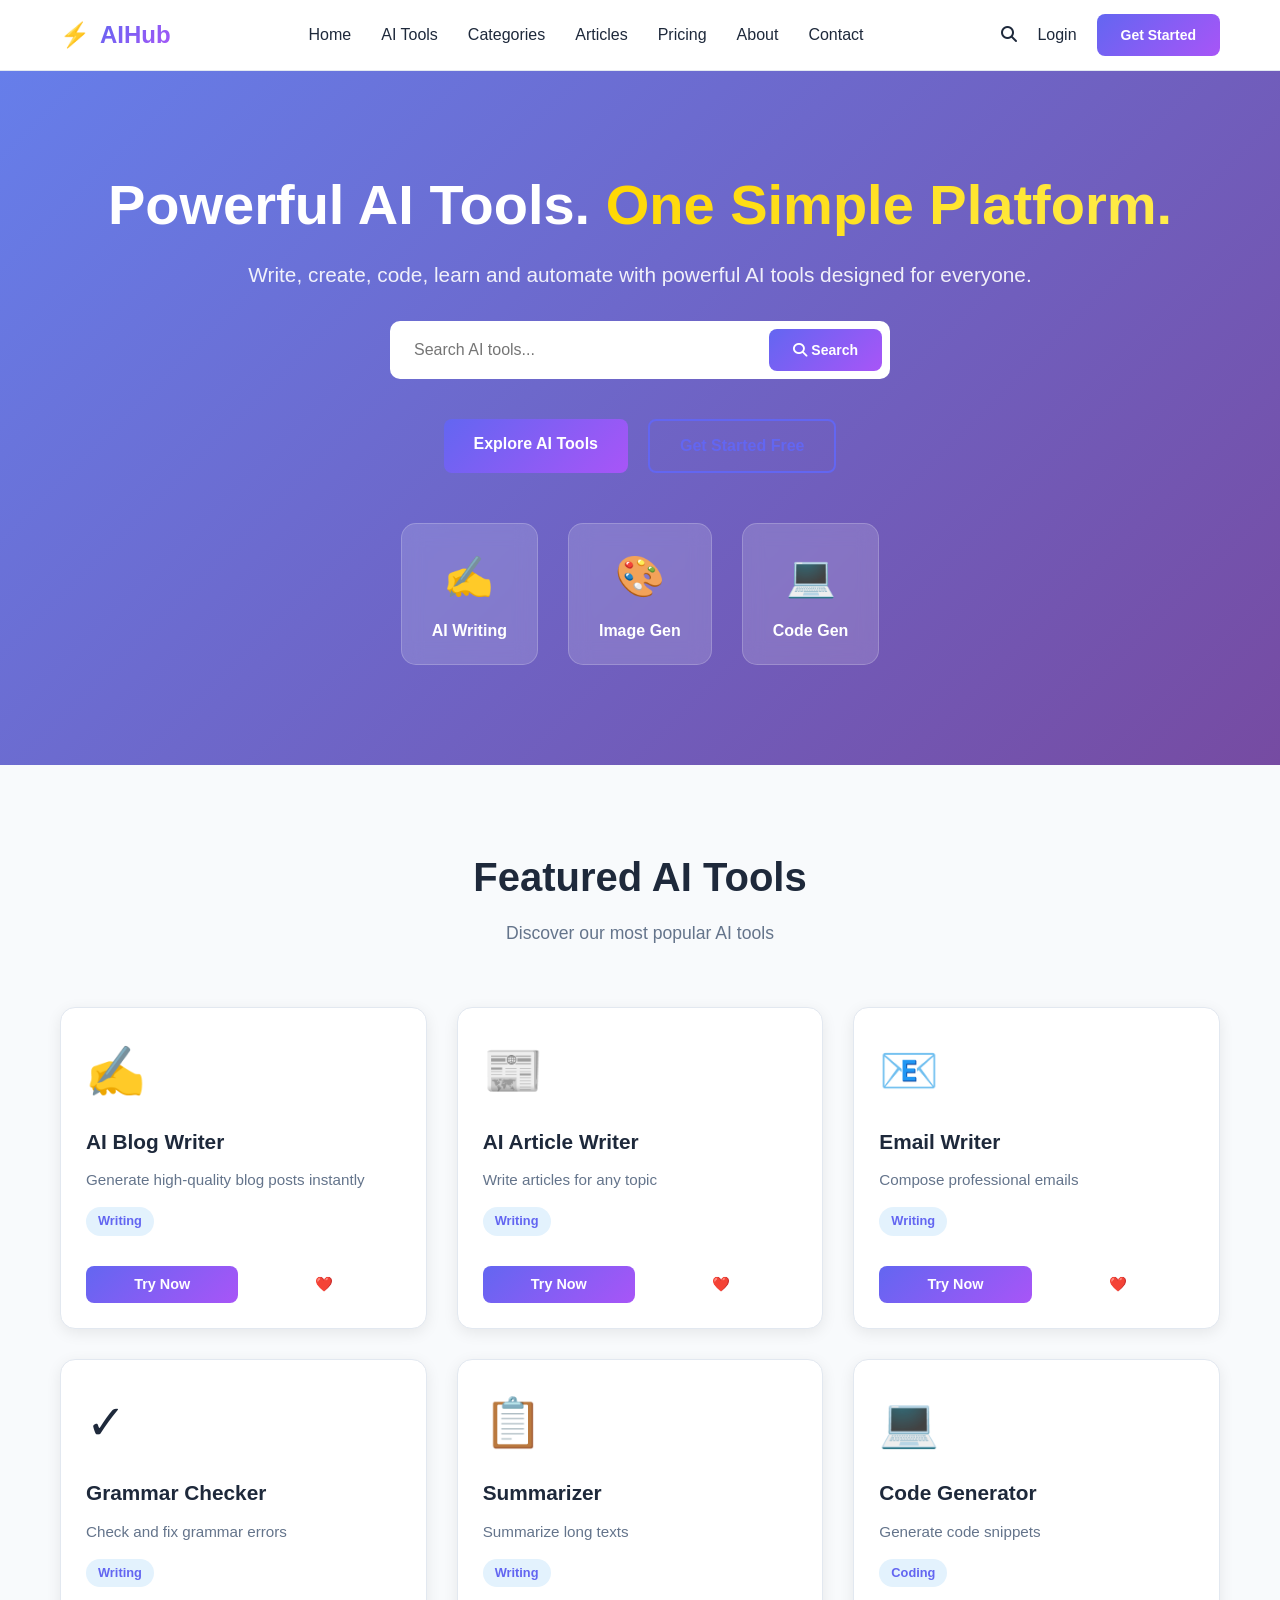
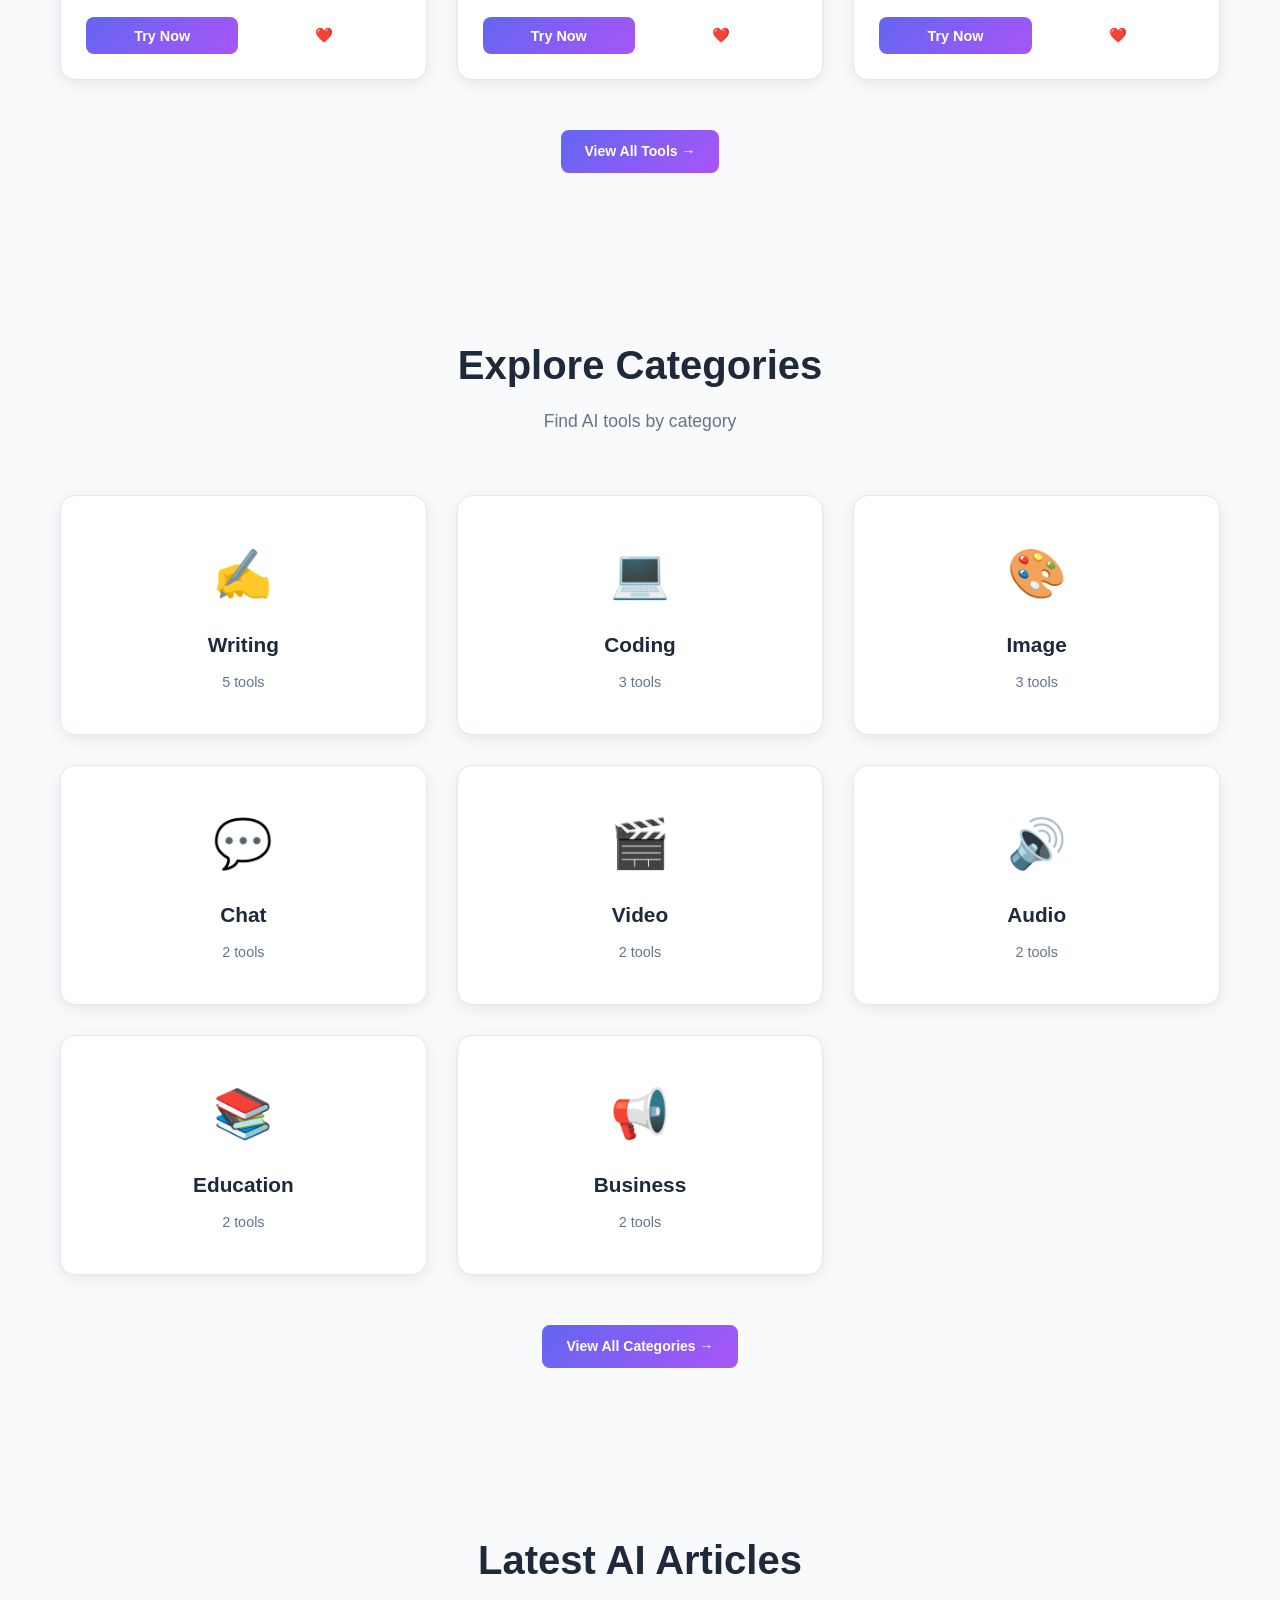
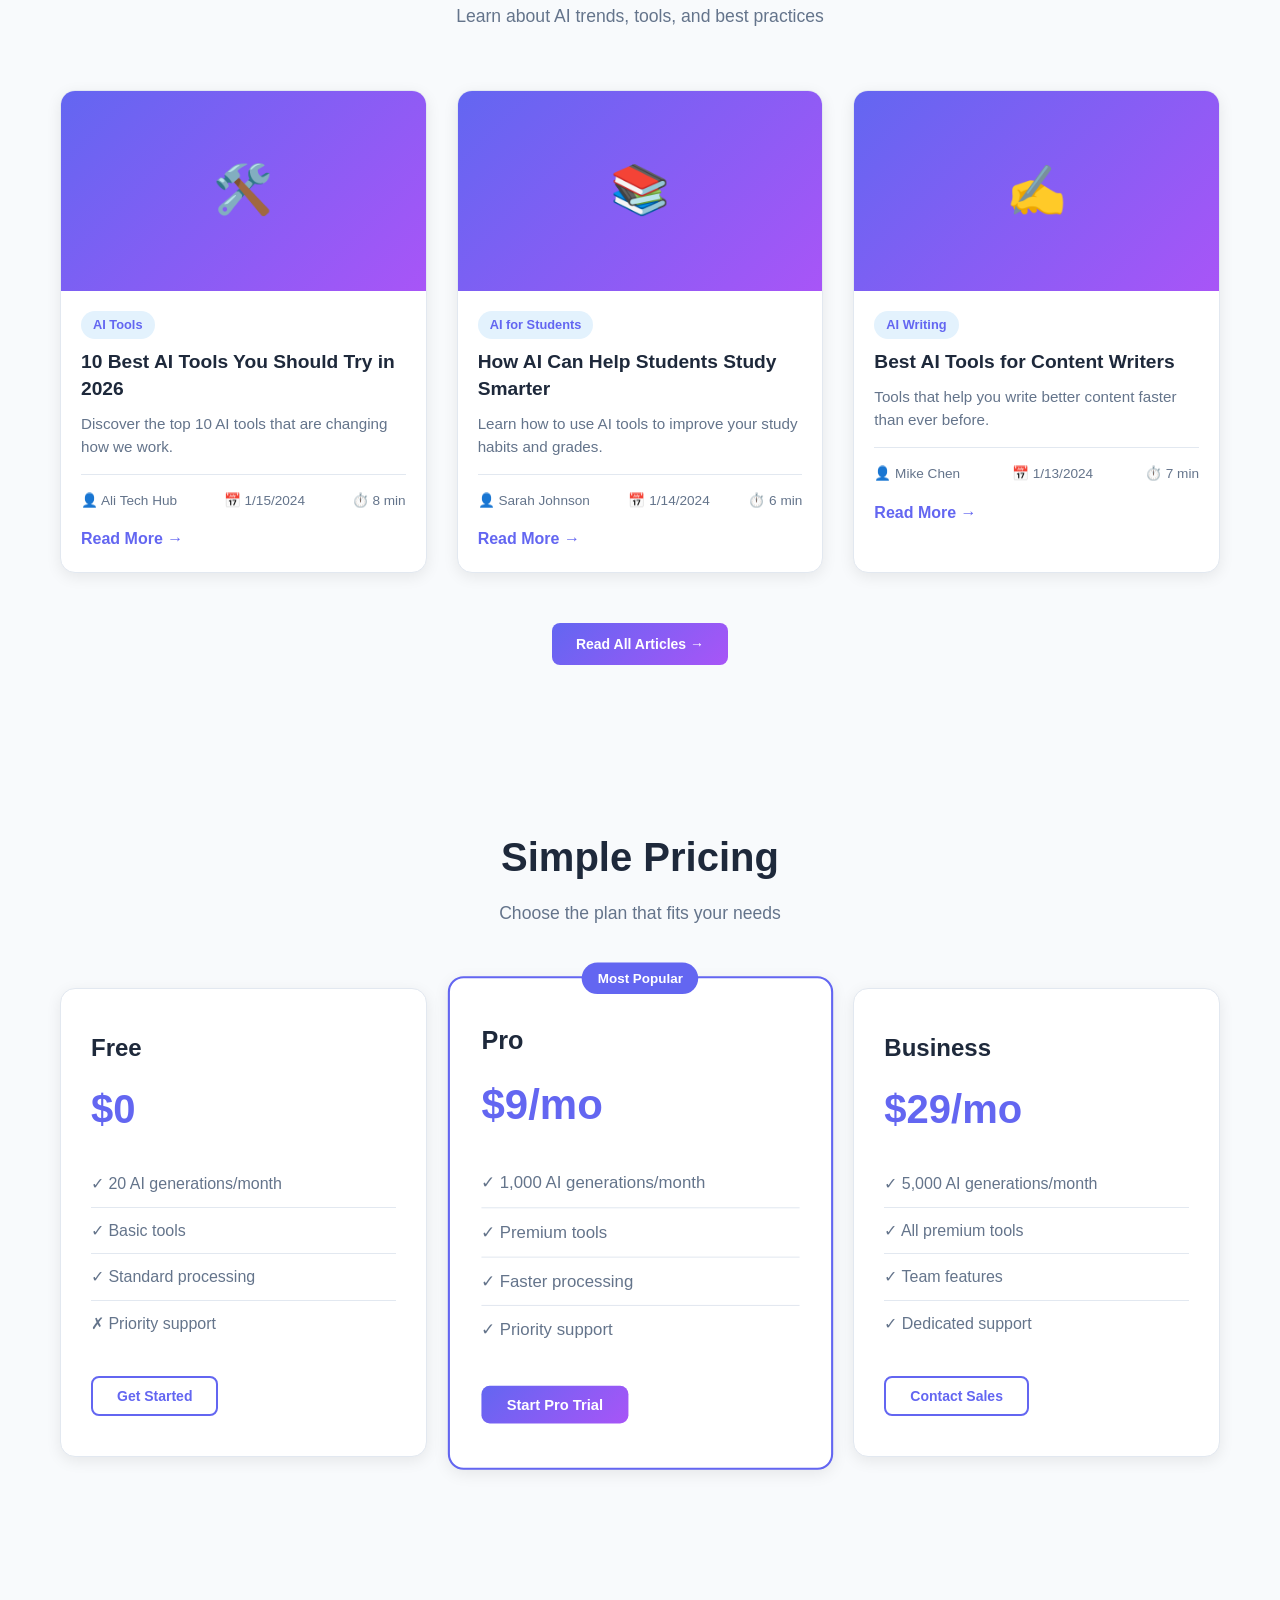
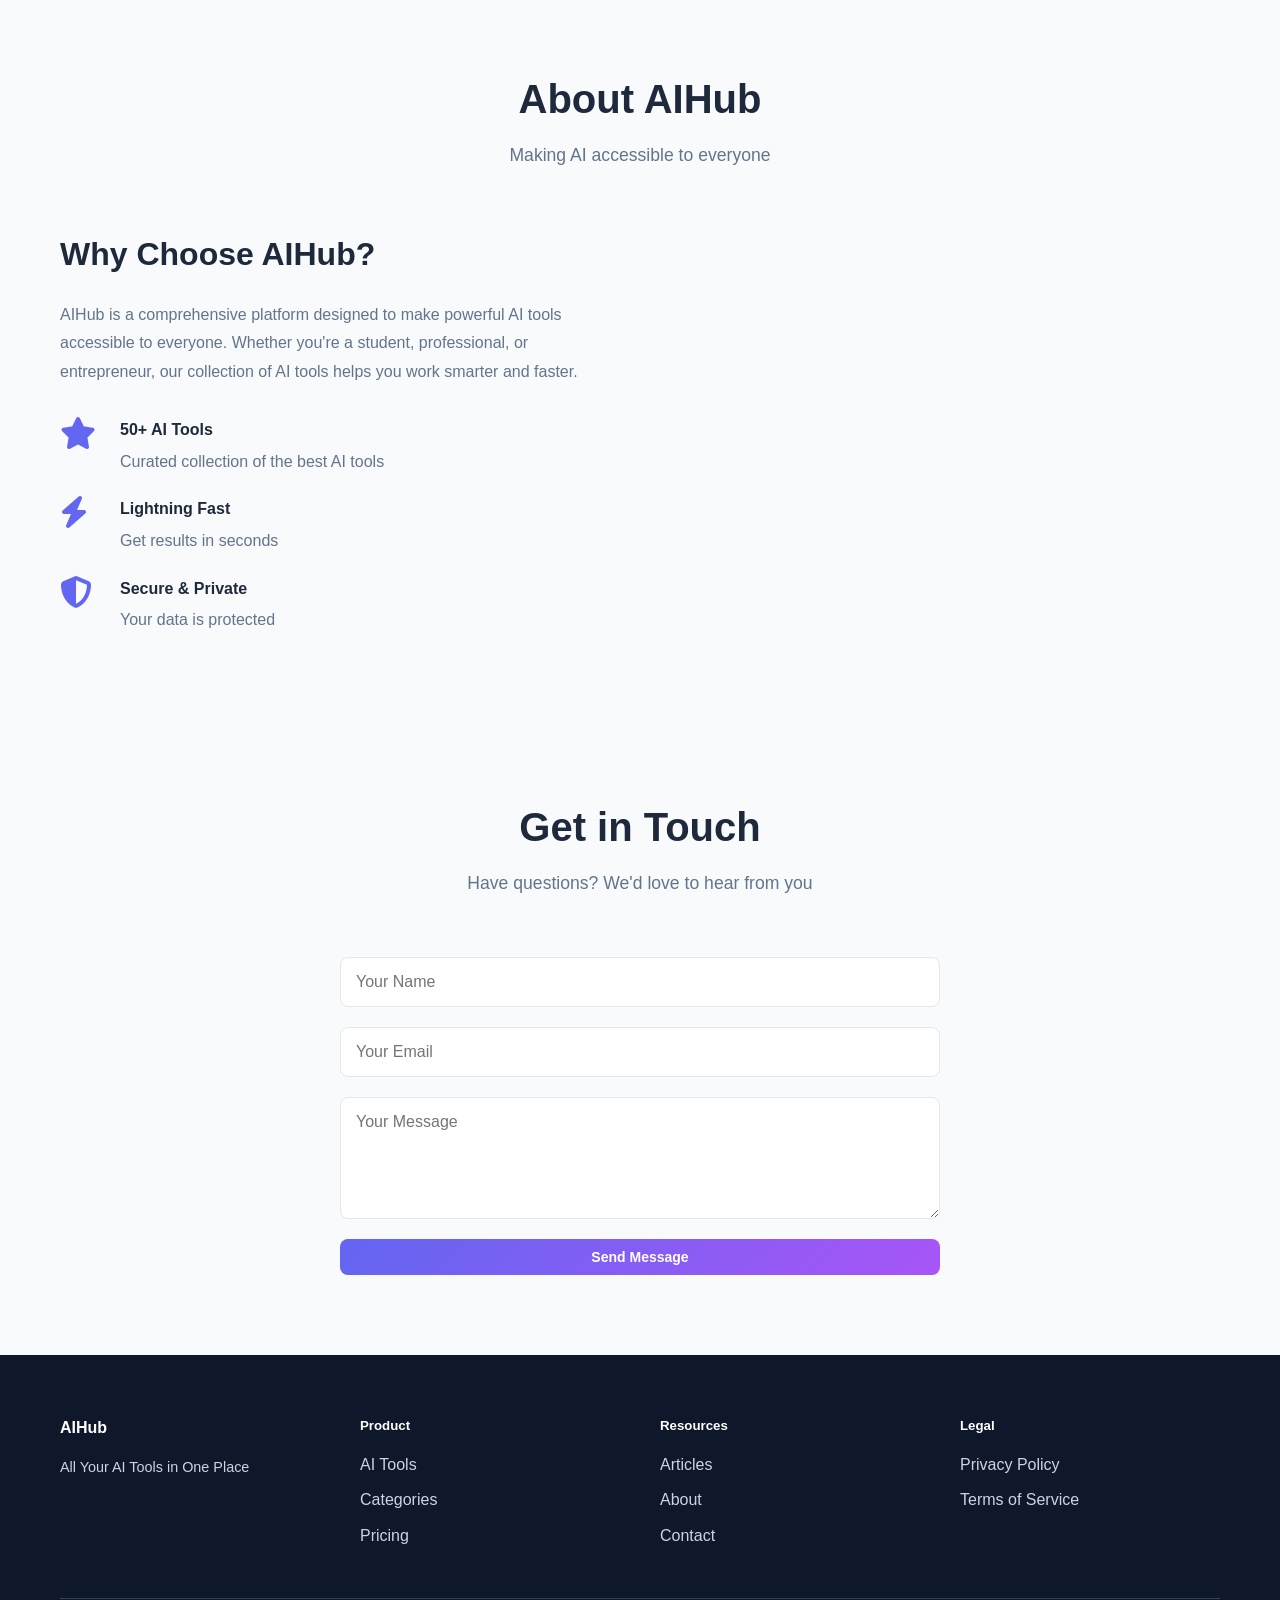
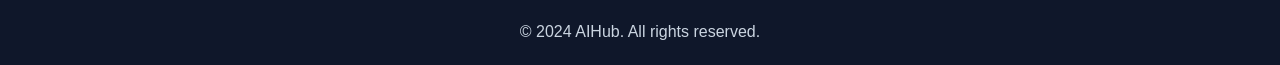
<file: index.html>
<!DOCTYPE html>
<html lang="en">
<head>
    <meta charset="UTF-8">
    <meta name="viewport" content="width=device-width, initial-scale=1.0">
    <title>AIHub - All Your AI Tools in One Place</title>
    <meta name="description" content="Discover powerful AI tools for writing, coding, image generation, and productivity.">
    <link rel="stylesheet" href="https://cdnjs.cloudflare.com/ajax/libs/font-awesome/6.4.0/css/all.min.css">
    <link rel="stylesheet" href="css/style.css">
    <link rel="stylesheet" href="css/responsive.css">
</head>
<body>
    <!-- Navigation -->
    <nav class="navbar sticky" id="navbar">
        <div class="container">
            <div class="navbar-content">
                <div class="navbar-brand">
                    <a href="#home">
                        <span class="logo-icon">⚡</span>
                        <span class="logo-text">AIHub</span>
                    </a>
                </div>
                <ul class="nav-menu" id="navMenu">
                    <li><a href="#home">Home</a></li>
                    <li><a href="#tools">AI Tools</a></li>
                    <li><a href="#categories">Categories</a></li>
                    <li><a href="#articles">Articles</a></li>
                    <li><a href="#pricing">Pricing</a></li>
                    <li><a href="#about">About</a></li>
                    <li><a href="#contact">Contact</a></li>
                </ul>
                <div class="navbar-actions">
                    <div class="search-bar-small" onclick="toggleSearch()">
                        <i class="fas fa-search"></i>
                    </div>
                    <a href="#login" class="btn-text">Login</a>
                    <a href="#signup" class="btn-primary">Get Started</a>
                    <button class="mobile-menu-btn" id="mobileMenuBtn" onclick="toggleMobileMenu()">
                        <i class="fas fa-bars"></i>
                    </button>
                </div>
            </div>
        </div>
    </nav>

    <!-- Hero Section -->
    <section class="hero" id="home">
        <div class="container">
            <div class="hero-content">
                <h1 class="hero-title">Powerful AI Tools. <span class="gradient-text">One Simple Platform.</span></h1>
                <p class="hero-subtitle">Write, create, code, learn and automate with powerful AI tools designed for everyone.</p>
                <div class="hero-search">
                    <input type="text" id="heroSearch" placeholder="Search AI tools..." class="search-input">
                    <button onclick="searchTools()" class="btn-primary">
                        <i class="fas fa-search"></i> Search
                    </button>
                </div>
                <div class="hero-buttons">
                    <a href="#tools" class="btn-primary">Explore AI Tools</a>
                    <a href="#signup" class="btn-secondary">Get Started Free</a>
                </div>
            </div>
            <div class="hero-visual">
                <div class="floating-card card-1">
                    <div class="card-icon">✍️</div>
                    <div class="card-text">AI Writing</div>
                </div>
                <div class="floating-card card-2">
                    <div class="card-icon">🎨</div>
                    <div class="card-text">Image Gen</div>
                </div>
                <div class="floating-card card-3">
                    <div class="card-icon">💻</div>
                    <div class="card-text">Code Gen</div>
                </div>
            </div>
        </div>
    </section>

    <!-- Featured Tools Section -->
    <section class="section" id="tools">
        <div class="container">
            <div class="section-header">
                <h2>Featured AI Tools</h2>
                <p>Discover our most popular AI tools</p>
            </div>
            <div class="tools-grid" id="featuredTools">
                <!-- Tools will be loaded here -->
            </div>
            <div class="section-footer">
                <a href="pages/tools.html" class="btn-primary">View All Tools →</a>
            </div>
        </div>
    </section>

    <!-- Categories Section -->
    <section class="section bg-alt" id="categories">
        <div class="container">
            <div class="section-header">
                <h2>Explore Categories</h2>
                <p>Find AI tools by category</p>
            </div>
            <div class="categories-grid" id="categoriesGrid">
                <!-- Categories will be loaded here -->
            </div>
            <div class="section-footer">
                <a href="pages/categories.html" class="btn-primary">View All Categories →</a>
            </div>
        </div>
    </section>

    <!-- Latest Articles Section -->
    <section class="section" id="articles">
        <div class="container">
            <div class="section-header">
                <h2>Latest AI Articles</h2>
                <p>Learn about AI trends, tools, and best practices</p>
            </div>
            <div class="articles-grid" id="latestArticles">
                <!-- Articles will be loaded here -->
            </div>
            <div class="section-footer">
                <a href="pages/articles.html" class="btn-primary">Read All Articles →</a>
            </div>
        </div>
    </section>

    <!-- Pricing Section -->
    <section class="section bg-alt" id="pricing">
        <div class="container">
            <div class="section-header">
                <h2>Simple Pricing</h2>
                <p>Choose the plan that fits your needs</p>
            </div>
            <div class="pricing-grid">
                <div class="pricing-card">
                    <h3>Free</h3>
                    <p class="price">$0</p>
                    <ul class="features">
                        <li>✓ 20 AI generations/month</li>
                        <li>✓ Basic tools</li>
                        <li>✓ Standard processing</li>
                        <li>✗ Priority support</li>
                    </ul>
                    <button class="btn-secondary">Get Started</button>
                </div>
                <div class="pricing-card featured">
                    <div class="badge">Most Popular</div>
                    <h3>Pro</h3>
                    <p class="price">$9/mo</p>
                    <ul class="features">
                        <li>✓ 1,000 AI generations/month</li>
                        <li>✓ Premium tools</li>
                        <li>✓ Faster processing</li>
                        <li>✓ Priority support</li>
                    </ul>
                    <button class="btn-primary">Start Pro Trial</button>
                </div>
                <div class="pricing-card">
                    <h3>Business</h3>
                    <p class="price">$29/mo</p>
                    <ul class="features">
                        <li>✓ 5,000 AI generations/month</li>
                        <li>✓ All premium tools</li>
                        <li>✓ Team features</li>
                        <li>✓ Dedicated support</li>
                    </ul>
                    <button class="btn-secondary">Contact Sales</button>
                </div>
            </div>
        </div>
    </section>

    <!-- About Section -->
    <section class="section" id="about">
        <div class="container">
            <div class="section-header">
                <h2>About AIHub</h2>
                <p>Making AI accessible to everyone</p>
            </div>
            <div class="about-content">
                <div class="about-text">
                    <h3>Why Choose AIHub?</h3>
                    <p>AIHub is a comprehensive platform designed to make powerful AI tools accessible to everyone. Whether you're a student, professional, or entrepreneur, our collection of AI tools helps you work smarter and faster.</p>
                    <div class="about-features">
                        <div class="feature-item">
                            <i class="fas fa-star"></i>
                            <div>
                                <h4>50+ AI Tools</h4>
                                <p>Curated collection of the best AI tools</p>
                            </div>
                        </div>
                        <div class="feature-item">
                            <i class="fas fa-bolt"></i>
                            <div>
                                <h4>Lightning Fast</h4>
                                <p>Get results in seconds</p>
                            </div>
                        </div>
                        <div class="feature-item">
                            <i class="fas fa-shield-alt"></i>
                            <div>
                                <h4>Secure & Private</h4>
                                <p>Your data is protected</p>
                            </div>
                        </div>
                    </div>
                </div>
            </div>
        </div>
    </section>

    <!-- Contact Section -->
    <section class="section bg-alt" id="contact">
        <div class="container">
            <div class="section-header">
                <h2>Get in Touch</h2>
                <p>Have questions? We'd love to hear from you</p>
            </div>
            <div class="contact-form">
                <form onsubmit="handleContactSubmit(event)">
                    <input type="text" placeholder="Your Name" required>
                    <input type="email" placeholder="Your Email" required>
                    <textarea placeholder="Your Message" rows="5" required></textarea>
                    <button type="submit" class="btn-primary">Send Message</button>
                </form>
            </div>
        </div>
    </section>

    <!-- Footer -->
    <footer class="footer">
        <div class="container">
            <div class="footer-content">
                <div class="footer-section">
                    <h4>AIHub</h4>
                    <p>All Your AI Tools in One Place</p>
                </div>
                <div class="footer-section">
                    <h5>Product</h5>
                    <ul>
                        <li><a href="#tools">AI Tools</a></li>
                        <li><a href="#categories">Categories</a></li>
                        <li><a href="#pricing">Pricing</a></li>
                    </ul>
                </div>
                <div class="footer-section">
                    <h5>Resources</h5>
                    <ul>
                        <li><a href="#articles">Articles</a></li>
                        <li><a href="#about">About</a></li>
                        <li><a href="#contact">Contact</a></li>
                    </ul>
                </div>
                <div class="footer-section">
                    <h5>Legal</h5>
                    <ul>
                        <li><a href="#">Privacy Policy</a></li>
                        <li><a href="#">Terms of Service</a></li>
                    </ul>
                </div>
            </div>
            <div class="footer-bottom">
                <p>&copy; 2024 AIHub. All rights reserved.</p>
            </div>
        </div>
    </footer>

    <!-- Toast Notification -->
    <div id="toast" class="toast"></div>

    <!-- Scripts -->
    <script src="js/data.js"></script>
    <script src="js/main.js"></script>
</body>
</html>
</file>
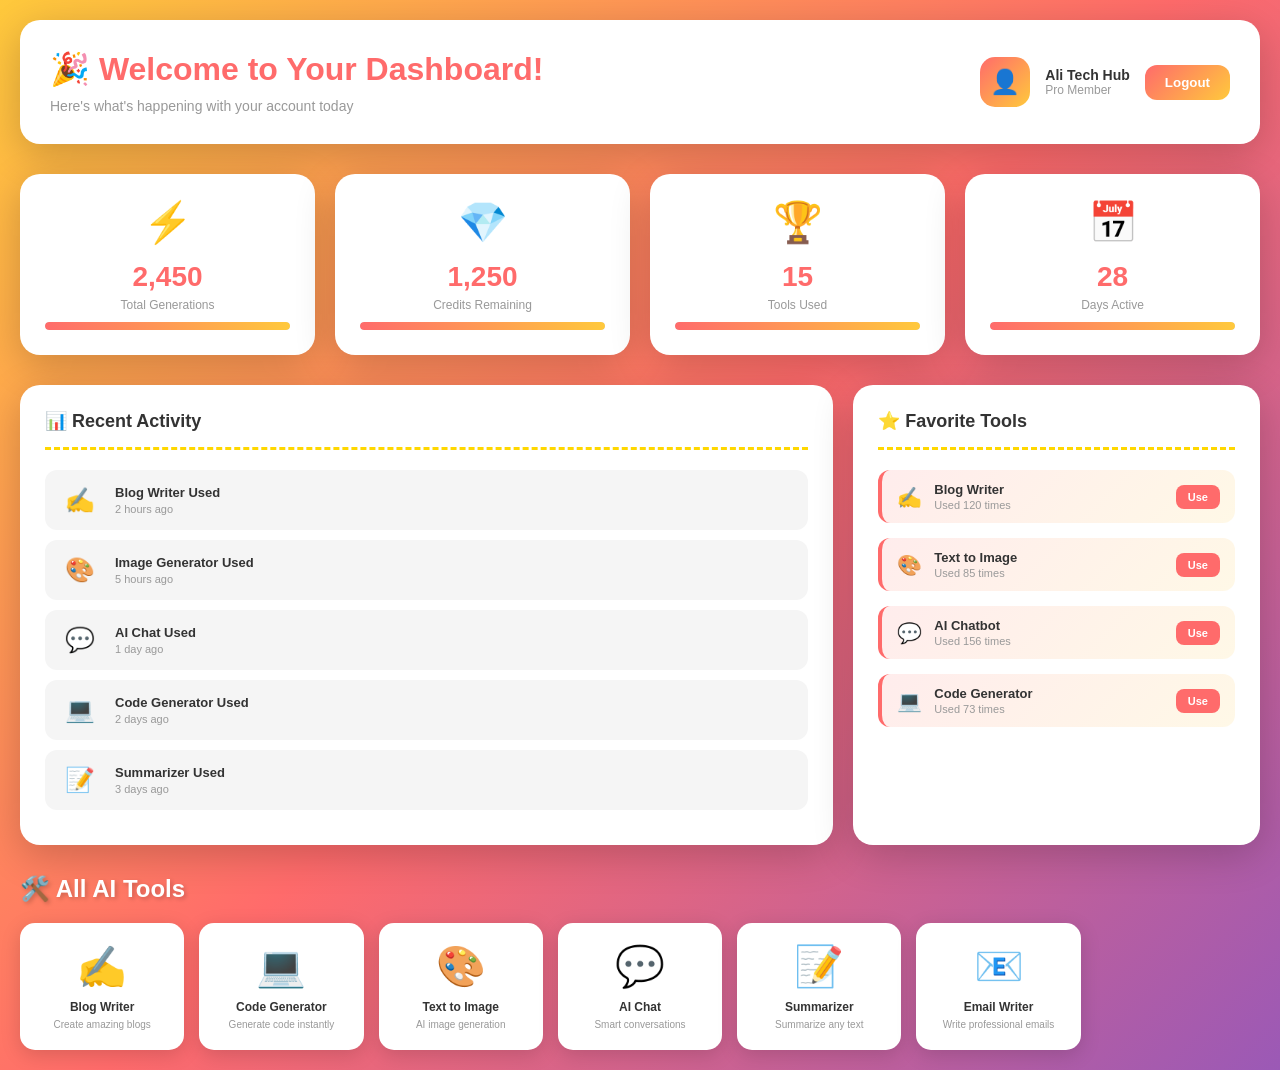
<file: ai-tools/dashboard/index.html>
<!DOCTYPE html>
<html lang="en">
<head>
    <meta charset="UTF-8">
    <meta name="viewport" content="width=device-width, initial-scale=1.0">
    <title>AI Tools Hub - Dashboard</title>
    <link rel="stylesheet" href="https://cdnjs.cloudflare.com/ajax/libs/font-awesome/6.4.0/css/all.min.css">
    <style>
        * {
            margin: 0;
            padding: 0;
            box-sizing: border-box;
        }

        body {
            font-family: 'Comic Sans MS', 'Segoe UI', Tahoma, Geneva, Verdana, sans-serif;
            background: linear-gradient(135deg, #FFC93C 0%, #FF6B6B 50%, #9B59B6 100%);
            min-height: 100vh;
            padding: 20px;
        }

        .dashboard-container {
            max-width: 1400px;
            margin: 0 auto;
        }

        /* Header */
        .dashboard-header {
            background: white;
            border-radius: 20px;
            padding: 30px;
            margin-bottom: 30px;
            box-shadow: 0 10px 40px rgba(0, 0, 0, 0.2);
            display: grid;
            grid-template-columns: 1fr auto;
            gap: 30px;
            align-items: center;
            animation: slideDown 0.6s ease-out;
        }

        @keyframes slideDown {
            from {
                opacity: 0;
                transform: translateY(-30px);
            }
            to {
                opacity: 1;
                transform: translateY(0);
            }
        }

        .header-content h1 {
            color: #FF6B6B;
            font-size: 32px;
            margin-bottom: 10px;
            animation: wiggle 2s ease-in-out infinite;
        }

        @keyframes wiggle {
            0%, 100% { transform: rotate(0deg); }
            25% { transform: rotate(-2deg); }
            75% { transform: rotate(2deg); }
        }

        .header-content p {
            color: #999;
            font-size: 14px;
        }

        .user-profile {
            display: flex;
            align-items: center;
            gap: 15px;
        }

        .user-avatar {
            width: 50px;
            height: 50px;
            border-radius: 15px;
            background: linear-gradient(135deg, #FF6B6B, #FFC93C);
            display: flex;
            align-items: center;
            justify-content: center;
            font-size: 24px;
            animation: bounce 2s ease-in-out infinite;
        }

        @keyframes bounce {
            0%, 100% { transform: translateY(0); }
            50% { transform: translateY(-10px); }
        }

        .user-info h3 {
            color: #333;
            font-size: 14px;
        }

        .user-info p {
            color: #999;
            font-size: 12px;
        }

        .logout-btn {
            padding: 10px 20px;
            background: linear-gradient(135deg, #FF6B6B, #FFC93C);
            color: white;
            border: none;
            border-radius: 12px;
            cursor: pointer;
            font-family: 'Comic Sans MS', sans-serif;
            font-weight: bold;
            transition: all 0.3s;
        }

        .logout-btn:hover {
            transform: translateY(-3px);
            box-shadow: 0 5px 15px rgba(255, 107, 107, 0.3);
        }

        /* Stats */
        .stats-grid {
            display: grid;
            grid-template-columns: repeat(auto-fit, minmax(200px, 1fr));
            gap: 20px;
            margin-bottom: 30px;
        }

        .stat-card {
            background: white;
            border-radius: 20px;
            padding: 25px;
            box-shadow: 0 10px 40px rgba(0, 0, 0, 0.2);
            text-align: center;
            transition: all 0.3s ease;
            animation: scaleUp 0.6s cubic-bezier(0.68, -0.55, 0.265, 1.55) backwards;
        }

        .stat-card:nth-child(1) { animation-delay: 0.1s; }
        .stat-card:nth-child(2) { animation-delay: 0.2s; }
        .stat-card:nth-child(3) { animation-delay: 0.3s; }
        .stat-card:nth-child(4) { animation-delay: 0.4s; }

        @keyframes scaleUp {
            from {
                opacity: 0;
                transform: scale(0.5);
            }
            to {
                opacity: 1;
                transform: scale(1);
            }
        }

        .stat-card:hover {
            transform: translateY(-10px);
            box-shadow: 0 15px 50px rgba(0, 0, 0, 0.3);
        }

        .stat-icon {
            font-size: 40px;
            margin-bottom: 15px;
            animation: float 3s ease-in-out infinite;
        }

        @keyframes float {
            0%, 100% { transform: translateY(0); }
            50% { transform: translateY(-15px); }
        }

        .stat-value {
            font-size: 28px;
            font-weight: bold;
            color: #FF6B6B;
            margin-bottom: 5px;
        }

        .stat-label {
            color: #999;
            font-size: 12px;
        }

        .progress-bar {
            width: 100%;
            height: 8px;
            background: #DDD;
            border-radius: 10px;
            margin-top: 10px;
            overflow: hidden;
        }

        .progress-fill {
            height: 100%;
            background: linear-gradient(90deg, #FF6B6B, #FFC93C);
            border-radius: 10px;
            animation: fillProgress 1.5s ease-out backwards;
        }

        @keyframes fillProgress {
            from { width: 0; }
            to { width: var(--progress); }
        }

        /* Recent Activity */
        .section-title {
            color: white;
            font-size: 24px;
            margin-bottom: 20px;
            text-shadow: 2px 2px 4px rgba(0, 0, 0, 0.2);
            animation: slideInLeft 0.6s ease-out;
        }

        @keyframes slideInLeft {
            from {
                opacity: 0;
                transform: translateX(-30px);
            }
            to {
                opacity: 1;
                transform: translateX(0);
            }
        }

        .content-grid {
            display: grid;
            grid-template-columns: 2fr 1fr;
            gap: 20px;
            margin-bottom: 30px;
        }

        .card {
            background: white;
            border-radius: 20px;
            padding: 25px;
            box-shadow: 0 10px 40px rgba(0, 0, 0, 0.2);
            animation: slideUp 0.6s ease-out backwards;
        }

        @keyframes slideUp {
            from {
                opacity: 0;
                transform: translateY(30px);
            }
            to {
                opacity: 1;
                transform: translateY(0);
            }
        }

        .card:nth-child(1) { animation-delay: 0.5s; }
        .card:nth-child(2) { animation-delay: 0.6s; }

        .card h2 {
            color: #333;
            font-size: 18px;
            margin-bottom: 20px;
            padding-bottom: 15px;
            border-bottom: 3px dashed #FFD700;
        }

        .activity-item {
            display: flex;
            align-items: center;
            gap: 15px;
            padding: 15px;
            border-radius: 12px;
            background: #F5F5F5;
            margin-bottom: 10px;
            transition: all 0.3s;
        }

        .activity-item:hover {
            background: #FFF9E6;
            transform: translateX(5px);
        }

        .activity-icon {
            font-size: 24px;
            min-width: 40px;
            text-align: center;
        }

        .activity-info h4 {
            color: #333;
            font-size: 13px;
            margin-bottom: 3px;
        }

        .activity-info p {
            color: #999;
            font-size: 11px;
        }

        .favorites-grid {
            display: grid;
            gap: 15px;
        }

        .favorite-tool {
            display: flex;
            align-items: center;
            gap: 12px;
            padding: 12px 15px;
            background: linear-gradient(135deg, #FF6B6B20, #FFC93C20);
            border-radius: 12px;
            border-left: 4px solid #FF6B6B;
            cursor: pointer;
            transition: all 0.3s;
        }

        .favorite-tool:hover {
            transform: translateX(5px);
            background: linear-gradient(135deg, #FF6B6B30, #FFC93C30);
        }

        .favorite-tool-icon {
            font-size: 20px;
        }

        .favorite-tool-info {
            flex: 1;
        }

        .favorite-tool-info h4 {
            color: #333;
            font-size: 13px;
            margin-bottom: 2px;
        }

        .favorite-tool-info p {
            color: #999;
            font-size: 11px;
        }

        .use-btn {
            padding: 6px 12px;
            background: #FF6B6B;
            color: white;
            border: none;
            border-radius: 8px;
            cursor: pointer;
            font-size: 11px;
            font-weight: bold;
            transition: all 0.3s;
        }

        .use-btn:hover {
            transform: scale(1.1);
            background: #FFC93C;
        }

        /* Tools Grid */
        .tools-grid {
            display: grid;
            grid-template-columns: repeat(auto-fill, minmax(150px, 1fr));
            gap: 15px;
        }

        .tool-card {
            background: white;
            border-radius: 15px;
            padding: 20px 15px;
            text-align: center;
            box-shadow: 0 5px 20px rgba(0, 0, 0, 0.15);
            cursor: pointer;
            transition: all 0.3s ease;
            animation: popIn 0.6s cubic-bezier(0.68, -0.55, 0.265, 1.55) backwards;
        }

        .tool-card:nth-child(1) { animation-delay: 0.1s; }
        .tool-card:nth-child(2) { animation-delay: 0.15s; }
        .tool-card:nth-child(3) { animation-delay: 0.2s; }
        .tool-card:nth-child(4) { animation-delay: 0.25s; }
        .tool-card:nth-child(5) { animation-delay: 0.3s; }
        .tool-card:nth-child(6) { animation-delay: 0.35s; }

        @keyframes popIn {
            from {
                opacity: 0;
                transform: scale(0.5) rotate(-10deg);
            }
            to {
                opacity: 1;
                transform: scale(1) rotate(0deg);
            }
        }

        .tool-card:hover {
            transform: translateY(-15px) rotate(2deg);
            box-shadow: 0 15px 40px rgba(0, 0, 0, 0.3);
        }

        .tool-icon {
            font-size: 40px;
            margin-bottom: 10px;
        }

        .tool-card h4 {
            color: #333;
            font-size: 12px;
            margin-bottom: 5px;
        }

        .tool-card p {
            color: #999;
            font-size: 10px;
        }

        @media (max-width: 768px) {
            .dashboard-header {
                grid-template-columns: 1fr;
            }

            .content-grid {
                grid-template-columns: 1fr;
            }

            .tools-grid {
                grid-template-columns: repeat(auto-fill, minmax(120px, 1fr));
            }
        }
    </style>
</head>
<body>
    <div class="dashboard-container">
        <!-- Header -->
        <div class="dashboard-header">
            <div class="header-content">
                <h1>🎉 Welcome to Your Dashboard!</h1>
                <p>Here's what's happening with your account today</p>
            </div>
            <div class="user-profile">
                <div class="user-avatar">👤</div>
                <div class="user-info">
                    <h3>Ali Tech Hub</h3>
                    <p>Pro Member</p>
                </div>
                <button class="logout-btn" onclick="logout()">Logout</button>
            </div>
        </div>

        <!-- Stats -->
        <div class="stats-grid">
            <div class="stat-card">
                <div class="stat-icon">⚡</div>
                <div class="stat-value">2,450</div>
                <div class="stat-label">Total Generations</div>
                <div class="progress-bar">
                    <div class="progress-fill" style="--progress: 85%;"></div>
                </div>
            </div>
            <div class="stat-card">
                <div class="stat-icon">💎</div>
                <div class="stat-value">1,250</div>
                <div class="stat-label">Credits Remaining</div>
                <div class="progress-bar">
                    <div class="progress-fill" style="--progress: 62%;"></div>
                </div>
            </div>
            <div class="stat-card">
                <div class="stat-icon">🏆</div>
                <div class="stat-value">15</div>
                <div class="stat-label">Tools Used</div>
                <div class="progress-bar">
                    <div class="progress-fill" style="--progress: 30%;"></div>
                </div>
            </div>
            <div class="stat-card">
                <div class="stat-icon">📅</div>
                <div class="stat-value">28</div>
                <div class="stat-label">Days Active</div>
                <div class="progress-bar">
                    <div class="progress-fill" style="--progress: 93%;"></div>
                </div>
            </div>
        </div>

        <!-- Content Grid -->
        <div class="content-grid">
            <div class="card">
                <h2>📊 Recent Activity</h2>
                <div class="activity-item">
                    <div class="activity-icon">✍️</div>
                    <div class="activity-info">
                        <h4>Blog Writer Used</h4>
                        <p>2 hours ago</p>
                    </div>
                </div>
                <div class="activity-item">
                    <div class="activity-icon">🎨</div>
                    <div class="activity-info">
                        <h4>Image Generator Used</h4>
                        <p>5 hours ago</p>
                    </div>
                </div>
                <div class="activity-item">
                    <div class="activity-icon">💬</div>
                    <div class="activity-info">
                        <h4>AI Chat Used</h4>
                        <p>1 day ago</p>
                    </div>
                </div>
                <div class="activity-item">
                    <div class="activity-icon">💻</div>
                    <div class="activity-info">
                        <h4>Code Generator Used</h4>
                        <p>2 days ago</p>
                    </div>
                </div>
                <div class="activity-item">
                    <div class="activity-icon">📝</div>
                    <div class="activity-info">
                        <h4>Summarizer Used</h4>
                        <p>3 days ago</p>
                    </div>
                </div>
            </div>

            <div class="card">
                <h2>⭐ Favorite Tools</h2>
                <div class="favorites-grid">
                    <div class="favorite-tool">
                        <div class="favorite-tool-icon">✍️</div>
                        <div class="favorite-tool-info">
                            <h4>Blog Writer</h4>
                            <p>Used 120 times</p>
                        </div>
                        <button class="use-btn">Use</button>
                    </div>
                    <div class="favorite-tool">
                        <div class="favorite-tool-icon">🎨</div>
                        <div class="favorite-tool-info">
                            <h4>Text to Image</h4>
                            <p>Used 85 times</p>
                        </div>
                        <button class="use-btn">Use</button>
                    </div>
                    <div class="favorite-tool">
                        <div class="favorite-tool-icon">💬</div>
                        <div class="favorite-tool-info">
                            <h4>AI Chatbot</h4>
                            <p>Used 156 times</p>
                        </div>
                        <button class="use-btn">Use</button>
                    </div>
                    <div class="favorite-tool">
                        <div class="favorite-tool-icon">💻</div>
                        <div class="favorite-tool-info">
                            <h4>Code Generator</h4>
                            <p>Used 73 times</p>
                        </div>
                        <button class="use-btn">Use</button>
                    </div>
                </div>
            </div>
        </div>

        <!-- All Tools -->
        <h2 class="section-title">🛠️ All AI Tools</h2>
        <div class="tools-grid">
            <div class="tool-card" onclick="openTool('blog-writer')">
                <div class="tool-icon">✍️</div>
                <h4>Blog Writer</h4>
                <p>Create amazing blogs</p>
            </div>
            <div class="tool-card" onclick="openTool('code-gen')">
                <div class="tool-icon">💻</div>
                <h4>Code Generator</h4>
                <p>Generate code instantly</p>
            </div>
            <div class="tool-card" onclick="openTool('text-to-img')">
                <div class="tool-icon">🎨</div>
                <h4>Text to Image</h4>
                <p>AI image generation</p>
            </div>
            <div class="tool-card" onclick="openTool('ai-chat')">
                <div class="tool-icon">💬</div>
                <h4>AI Chat</h4>
                <p>Smart conversations</p>
            </div>
            <div class="tool-card" onclick="openTool('summarizer')">
                <div class="tool-icon">📝</div>
                <h4>Summarizer</h4>
                <p>Summarize any text</p>
            </div>
            <div class="tool-card" onclick="openTool('email-writer')">
                <div class="tool-icon">📧</div>
                <h4>Email Writer</h4>
                <p>Write professional emails</p>
            </div>
        </div>
    </div>

    <script>
        function openTool(toolId) {
            alert(`Opening ${toolId}... 🚀`);
            window.location.href = `../tools/${toolId}.html`;
        }

        function logout() {
            alert('Logging out... See you soon! 👋');
            window.location.href = '../index.html';
        }
    </script>
</body>
</html>
</file>
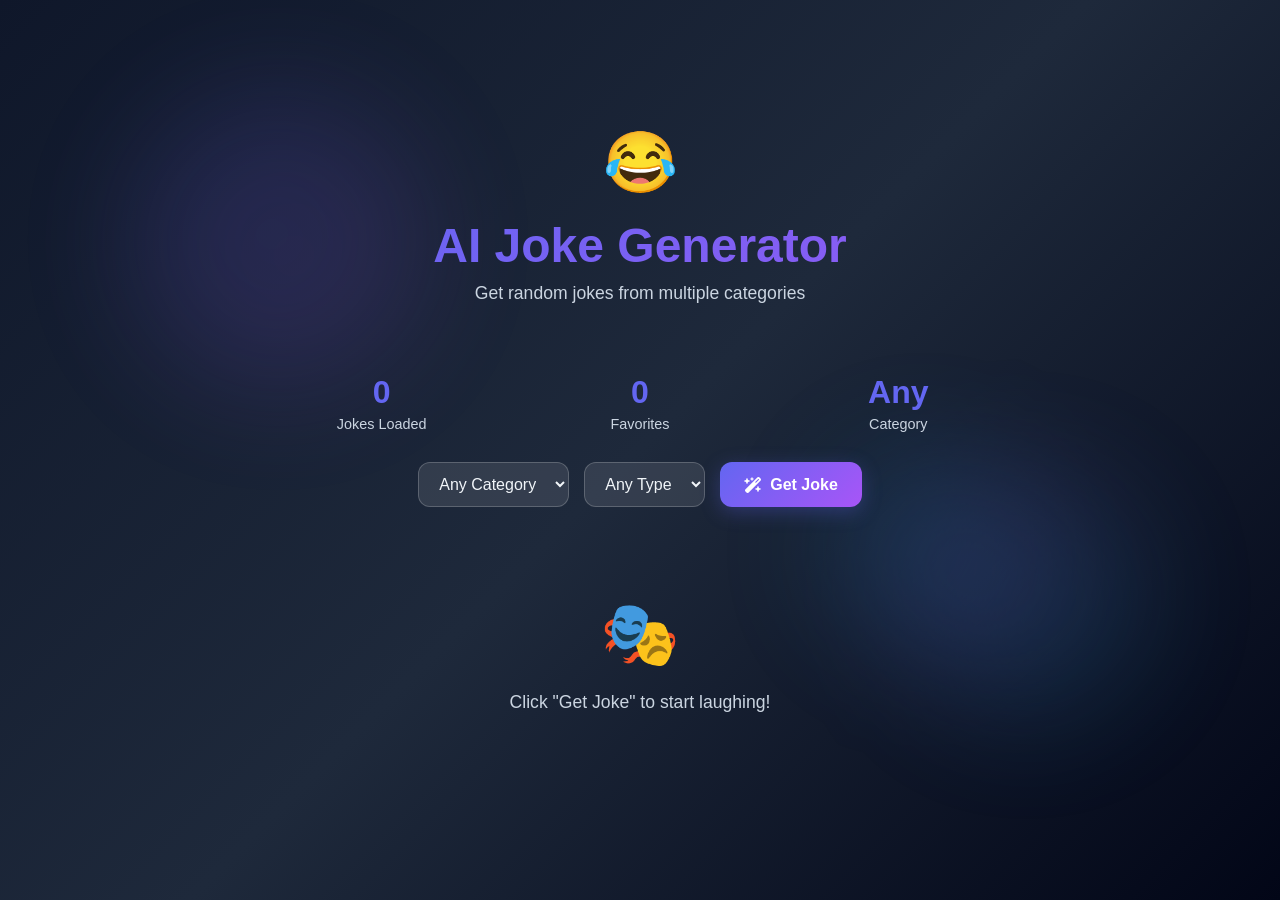
<file: joke-generator.html>
<!DOCTYPE html>
<html lang="en">
<head>
    <meta charset="UTF-8">
    <meta name="viewport" content="width=device-width, initial-scale=1.0">
    <title>AI Joke Generator - 8K Animated</title>
    <link rel="stylesheet" href="https://cdnjs.cloudflare.com/ajax/libs/font-awesome/6.4.0/css/all.min.css">
    <style>
        * {
            margin: 0;
            padding: 0;
            box-sizing: border-box;
        }

        :root {
            --primary: #6366f1;
            --secondary: #a855f7;
            --accent: #06b6d4;
            --dark: #0f172a;
            --darker: #020617;
            --text: #f1f5f9;
            --text-secondary: #cbd5e1;
        }

        body {
            font-family: 'Inter', -apple-system, BlinkMacSystemFont, 'Segoe UI', sans-serif;
            background: linear-gradient(135deg, #0f172a 0%, #1e293b 50%, #020617 100%);
            background-attachment: fixed;
            color: var(--text);
            min-height: 100vh;
            overflow-x: hidden;
        }

        /* Animated Background */
        .animated-bg {
            position: fixed;
            inset: 0;
            z-index: -1;
            opacity: 0.5;
        }

        .orb {
            position: absolute;
            border-radius: 50%;
            filter: blur(60px);
            opacity: 0.3;
        }

        .orb-1 {
            width: 300px;
            height: 300px;
            background: linear-gradient(135deg, #6366f1, #a855f7);
            top: 10%;
            left: 10%;
            animation: float 8s ease-in-out infinite;
        }

        .orb-2 {
            width: 250px;
            height: 250px;
            background: linear-gradient(135deg, #a855f7, #06b6d4);
            bottom: 20%;
            right: 10%;
            animation: float 10s ease-in-out infinite 2s;
        }

        .orb-3 {
            width: 200px;
            height: 200px;
            background: linear-gradient(135deg, #06b6d4, #6366f1);
            top: 50%;
            right: 20%;
            animation: float 12s ease-in-out infinite 4s;
        }

        @keyframes float {
            0%, 100% { transform: translateY(0px) translateX(0px); }
            25% { transform: translateY(-30px) translateX(20px); }
            50% { transform: translateY(-60px) translateX(-30px); }
            75% { transform: translateY(-30px) translateX(30px); }
        }

        /* Glass Effect */
        .glass {
            background: rgba(15, 23, 42, 0.7);
            backdrop-filter: blur(20px);
            border: 1px solid rgba(255, 255, 255, 0.1);
            border-radius: 20px;
        }

        /* Container */
        .container {
            max-width: 800px;
            margin: 0 auto;
            padding: 20px;
            min-height: 100vh;
            display: flex;
            flex-direction: column;
            justify-content: center;
            position: relative;
            z-index: 1;
        }

        /* Header */
        .header {
            text-align: center;
            margin-bottom: 40px;
            animation: slideDown 0.8s ease-out;
        }

        @keyframes slideDown {
            from {
                opacity: 0;
                transform: translateY(-30px);
            }
            to {
                opacity: 1;
                transform: translateY(0);
            }
        }

        .logo {
            font-size: 60px;
            margin-bottom: 20px;
            animation: bounce 2s ease-in-out infinite;
        }

        @keyframes bounce {
            0%, 100% { transform: translateY(0); }
            50% { transform: translateY(-20px); }
        }

        h1 {
            font-size: 3em;
            margin-bottom: 10px;
            background: linear-gradient(135deg, #6366f1, #a855f7, #06b6d4);
            background-size: 300% 300%;
            -webkit-background-clip: text;
            -webkit-text-fill-color: transparent;
            background-clip: text;
            animation: gradientShift 8s ease infinite;
        }

        @keyframes gradientShift {
            0%, 100% { background-position: 0% 50%; }
            50% { background-position: 100% 50%; }
        }

        .subtitle {
            color: var(--text-secondary);
            font-size: 1.1em;
            margin-bottom: 30px;
        }

        /* Controls */
        .controls {
            display: flex;
            gap: 15px;
            margin-bottom: 30px;
            flex-wrap: wrap;
            justify-content: center;
            animation: slideUp 0.8s ease-out 0.1s both;
        }

        @keyframes slideUp {
            from {
                opacity: 0;
                transform: translateY(30px);
            }
            to {
                opacity: 1;
                transform: translateY(0);
            }
        }

        select, input {
            padding: 12px 16px;
            background: rgba(255, 255, 255, 0.1);
            border: 1px solid rgba(255, 255, 255, 0.2);
            border-radius: 12px;
            color: var(--text);
            font-size: 1em;
            font-family: 'Inter', sans-serif;
            transition: all 0.3s ease;
            cursor: pointer;
        }

        select:hover, input:hover {
            background: rgba(255, 255, 255, 0.15);
            border-color: rgba(99, 102, 241, 0.5);
        }

        select:focus, input:focus {
            outline: none;
            background: rgba(255, 255, 255, 0.2);
            border-color: var(--primary);
            box-shadow: 0 0 0 3px rgba(99, 102, 241, 0.1);
        }

        select option {
            background: var(--dark);
            color: var(--text);
        }

        /* Buttons */
        .btn {
            padding: 12px 24px;
            border: none;
            border-radius: 12px;
            font-size: 1em;
            font-family: 'Inter', sans-serif;
            font-weight: 600;
            cursor: pointer;
            transition: all 0.3s ease;
            display: flex;
            align-items: center;
            gap: 8px;
            white-space: nowrap;
        }

        .btn-primary {
            background: linear-gradient(135deg, var(--primary), var(--secondary));
            color: white;
            box-shadow: 0 5px 20px rgba(99, 102, 241, 0.3);
        }

        .btn-primary:hover {
            transform: translateY(-3px);
            box-shadow: 0 10px 30px rgba(99, 102, 241, 0.5);
        }

        .btn-primary:active {
            transform: translateY(-1px);
        }

        .btn-secondary {
            background: rgba(255, 255, 255, 0.1);
            color: var(--text);
            border: 1px solid rgba(255, 255, 255, 0.2);
        }

        .btn-secondary:hover {
            background: rgba(255, 255, 255, 0.15);
            border-color: var(--primary);
        }

        .btn:disabled {
            opacity: 0.6;
            cursor: not-allowed;
            transform: none;
        }

        /* Joke Card */
        .joke-card {
            glass
            padding: 40px;
            margin-bottom: 30px;
            min-height: 200px;
            display: flex;
            flex-direction: column;
            justify-content: space-between;
            animation: scaleIn 0.6s ease-out;
            box-shadow: 0 20px 60px rgba(99, 102, 241, 0.2);
        }

        @keyframes scaleIn {
            from {
                opacity: 0;
                transform: scale(0.95);
            }
            to {
                opacity: 1;
                transform: scale(1);
            }
        }

        .joke-category {
            display: inline-block;
            padding: 6px 12px;
            background: rgba(99, 102, 241, 0.2);
            border-radius: 20px;
            font-size: 0.85em;
            color: var(--accent);
            margin-bottom: 15px;
            width: fit-content;
        }

        .joke-text {
            font-size: 1.3em;
            line-height: 1.6;
            margin-bottom: 20px;
            color: var(--text);
        }

        .joke-type {
            color: var(--text-secondary);
            font-size: 0.9em;
            margin-bottom: 15px;
        }

        /* Joke Actions */
        .joke-actions {
            display: flex;
            gap: 10px;
            flex-wrap: wrap;
        }

        .joke-actions .btn {
            flex: 1;
            min-width: 120px;
            justify-content: center;
        }

        /* Loading State */
        .loading {
            text-align: center;
            padding: 40px 20px;
        }

        .spinner {
            width: 50px;
            height: 50px;
            border: 4px solid rgba(99, 102, 241, 0.2);
            border-top: 4px solid var(--primary);
            border-right: 4px solid var(--secondary);
            border-radius: 50%;
            animation: spin 1s linear infinite;
            margin: 0 auto 20px;
        }

        @keyframes spin {
            0% { transform: rotate(0deg); }
            100% { transform: rotate(360deg); }
        }

        .loading-text {
            color: var(--text-secondary);
            font-size: 1.1em;
            animation: pulse 1.5s ease-in-out infinite;
        }

        @keyframes pulse {
            0%, 100% { opacity: 0.6; }
            50% { opacity: 1; }
        }

        /* Error State */
        .error {
            glass
            padding: 30px;
            border-radius: 20px;
            margin-bottom: 30px;
            background: rgba(239, 68, 68, 0.1);
            border-color: rgba(239, 68, 68, 0.3);
            animation: shake 0.5s ease-out;
        }

        @keyframes shake {
            0%, 100% { transform: translateX(0); }
            25% { transform: translateX(-5px); }
            75% { transform: translateX(5px); }
        }

        .error-icon {
            font-size: 2em;
            color: #ef4444;
            margin-bottom: 10px;
        }

        .error-text {
            color: #fca5a5;
            line-height: 1.5;
        }

        /* Empty State */
        .empty-state {
            text-align: center;
            padding: 60px 20px;
            animation: fadeIn 0.8s ease-out;
        }

        @keyframes fadeIn {
            from { opacity: 0; }
            to { opacity: 1; }
        }

        .empty-icon {
            font-size: 4em;
            margin-bottom: 20px;
            animation: bounce 2s ease-in-out infinite;
        }

        .empty-text {
            color: var(--text-secondary);
            font-size: 1.1em;
        }

        /* Favorites Section */
        .favorites-section {
            margin-top: 40px;
            animation: slideUp 0.8s ease-out 0.3s both;
        }

        .favorites-title {
            font-size: 1.3em;
            margin-bottom: 20px;
            color: var(--accent);
        }

        .favorites-list {
            display: grid;
            gap: 15px;
        }

        .favorite-item {
            glass
            padding: 15px 20px;
            border-radius: 12px;
            cursor: pointer;
            transition: all 0.3s ease;
            display: flex;
            justify-content: space-between;
            align-items: center;
        }

        .favorite-item:hover {
            background: rgba(255, 255, 255, 0.15);
            border-color: var(--primary);
        }

        .favorite-text {
            flex: 1;
            color: var(--text-secondary);
            font-size: 0.95em;
        }

        .favorite-remove {
            color: #ef4444;
            cursor: pointer;
            transition: all 0.3s ease;
            padding: 5px 10px;
        }

        .favorite-remove:hover {
            color: #fca5a5;
            transform: scale(1.2);
        }

        /* Toast Notification */
        .toast {
            position: fixed;
            bottom: 20px;
            right: 20px;
            glass
            padding: 16px 24px;
            border-radius: 12px;
            animation: slideInRight 0.4s ease-out, slideOutRight 0.4s ease-out 2.6s forwards;
            z-index: 1000;
            max-width: 300px;
        }

        @keyframes slideInRight {
            from {
                opacity: 0;
                transform: translateX(100px);
            }
            to {
                opacity: 1;
                transform: translateX(0);
            }
        }

        @keyframes slideOutRight {
            from {
                opacity: 1;
                transform: translateX(0);
            }
            to {
                opacity: 0;
                transform: translateX(100px);
            }
        }

        .toast.success {
            border-color: #10b981;
            background: rgba(16, 185, 129, 0.1);
        }

        .toast.error {
            border-color: #ef4444;
            background: rgba(239, 68, 68, 0.1);
        }

        /* Stats */
        .stats {
            display: grid;
            grid-template-columns: repeat(auto-fit, minmax(150px, 1fr));
            gap: 15px;
            margin-bottom: 30px;
        }

        .stat-item {
            glass
            padding: 20px;
            text-align: center;
            border-radius: 12px;
            animation: slideUp 0.8s ease-out backwards;
        }

        .stat-item:nth-child(1) { animation-delay: 0.1s; }
        .stat-item:nth-child(2) { animation-delay: 0.2s; }
        .stat-item:nth-child(3) { animation-delay: 0.3s; }

        .stat-value {
            font-size: 2em;
            font-weight: bold;
            color: var(--primary);
            margin-bottom: 5px;
        }

        .stat-label {
            color: var(--text-secondary);
            font-size: 0.9em;
        }

        /* Responsive */
        @media (max-width: 640px) {
            .container {
                padding: 15px;
            }

            h1 {
                font-size: 2em;
            }

            .controls {
                flex-direction: column;
            }

            .controls > * {
                width: 100%;
            }

            .joke-card {
                padding: 25px;
            }

            .joke-text {
                font-size: 1.1em;
            }

            .toast {
                left: 20px;
                right: 20px;
                max-width: none;
            }

            .stats {
                grid-template-columns: 1fr;
            }
        }
    </style>
</head>
<body>
    <!-- Animated Background -->
    <div class="animated-bg">
        <div class="orb orb-1"></div>
        <div class="orb orb-2"></div>
        <div class="orb orb-3"></div>
    </div>

    <!-- Main Container -->
    <div class="container">
        <!-- Header -->
        <div class="header">
            <div class="logo">😂</div>
            <h1>AI Joke Generator</h1>
            <p class="subtitle">Get random jokes from multiple categories</p>
        </div>

        <!-- Stats -->
        <div class="stats">
            <div class="stat-item">
                <div class="stat-value" id="jokesCount">0</div>
                <div class="stat-label">Jokes Loaded</div>
            </div>
            <div class="stat-item">
                <div class="stat-value" id="favoritesCount">0</div>
                <div class="stat-label">Favorites</div>
            </div>
            <div class="stat-item">
                <div class="stat-value" id="categoryDisplay">General</div>
                <div class="stat-label">Category</div>
            </div>
        </div>

        <!-- Controls -->
        <div class="controls">
            <select id="category">
                <option value="any">Any Category</option>
                <option value="general">General</option>
                <option value="programming">Programming</option>
                <option value="knock-knock">Knock-Knock</option>
                <option value="spooky">Spooky</option>
                <option value="christmas">Christmas</option>
            </select>
            <select id="type">
                <option value="any">Any Type</option>
                <option value="single">Single</option>
                <option value="twopart">Two Part</option>
            </select>
            <button class="btn btn-primary" id="generateBtn" onclick="getJoke()">
                <i class="fas fa-wand-magic-sparkles"></i>
                Get Joke
            </button>
        </div>

        <!-- Joke Display -->
        <div id="content">
            <div class="empty-state">
                <div class="empty-icon">🎭</div>
                <p class="empty-text">Click "Get Joke" to start laughing!</p>
            </div>
        </div>

        <!-- Favorites Section -->
        <div class="favorites-section" id="favoritesSection" style="display: none;">
            <h3 class="favorites-title">❤️ Your Favorites</h3>
            <div class="favorites-list" id="favoritesList"></div>
        </div>
    </div>

    <script>
        let jokesLoaded = 0;
        let favorites = JSON.parse(localStorage.getItem('favoriteJokes')) || [];
        let currentJoke = null;

        // Update stats
        function updateStats() {
            document.getElementById('jokesCount').textContent = jokesLoaded;
            document.getElementById('favoritesCount').textContent = favorites.length;
            document.getElementById('categoryDisplay').textContent = 
                document.getElementById('category').value.charAt(0).toUpperCase() + 
                document.getElementById('category').value.slice(1);
        }

        // Get joke from API
        async function getJoke() {
            const category = document.getElementById('category').value;
            const type = document.getElementById('type').value;
            const btn = document.getElementById('generateBtn');
            const content = document.getElementById('content');

            // Disable button and show loading
            btn.disabled = true;
            content.innerHTML = `
                <div class="loading">
                    <div class="spinner"></div>
                    <p class="loading-text">Finding the funniest joke...</p>
                </div>
            `;

            try {
                // Build API URL
                let url = 'https://v2.jokeapi.dev/joke/';
                if (category !== 'any') {
                    url += category.charAt(0).toUpperCase() + category.slice(1);
                } else {
                    url += 'Any';
                }

                url += '?safe-mode';
                if (type !== 'any') {
                    url += '&type=' + type;
                }

                const response = await fetch(url);
                if (!response.ok) throw new Error('Failed to fetch joke');

                const data = await response.json();

                if (data.error) {
                    throw new Error(data.message || 'Could not fetch joke');
                }

                currentJoke = data;
                jokesLoaded++;
                displayJoke(data);
                updateStats();

            } catch (error) {
                content.innerHTML = `
                    <div class="error">
                        <div class="error-icon">⚠️</div>
                        <div class="error-text">Oops! ${error.message}<br><small>Please try again or change the category.</small></div>
                    </div>
                `;
            } finally {
                btn.disabled = false;
            }
        }

        // Display joke
        function displayJoke(joke) {
            const content = document.getElementById('content');
            let jokeText = '';

            if (joke.type === 'single') {
                jokeText = joke.joke;
            } else {
                jokeText = `<strong>${joke.setup}</strong><br><br>${joke.delivery}`;
            }

            const isFavorite = favorites.some(fav => fav.joke_id === joke.id);

            content.innerHTML = `
                <div class="joke-card">
                    <div>
                        <div class="joke-category">${joke.category}</div>
                        <div class="joke-text">${jokeText}</div>
                        <div class="joke-type">${joke.type === 'single' ? 'Single Joke' : 'Two-Part Joke'}</div>
                    </div>
                    <div class="joke-actions">
                        <button class="btn btn-primary" onclick="copyToClipboard('${jokeText.replace(/'/g, "\\'")}')">
                            <i class="fas fa-copy"></i>
                            Copy
                        </button>
                        <button class="btn btn-secondary" onclick="toggleFavorite()">
                            <i class="fas ${isFavorite ? 'fa-heart' : 'fa-heart'}"></i>
                            ${isFavorite ? 'Favorited' : 'Favorite'}
                        </button>
                        <button class="btn btn-secondary" onclick="shareJoke('${jokeText.replace(/'/g, "\\'")}')">
                            <i class="fas fa-share-alt"></i>
                            Share
                        </button>
                    </div>
                </div>
            `;
        }

        // Copy to clipboard
        function copyToClipboard(text) {
            // Remove HTML tags
            const plainText = text.replace(/<[^>]*>/g, '');
            navigator.clipboard.writeText(plainText).then(() => {
                showToast('Copied to clipboard! 📋', 'success');
            }).catch(() => {
                showToast('Failed to copy', 'error');
            });
        }

        // Share joke
        function shareJoke(text) {
            const plainText = text.replace(/<[^>]*>/g, '');
            if (navigator.share) {
                navigator.share({
                    title: 'Check out this joke!',
                    text: plainText
                }).catch(err => console.log('Error sharing:', err));
            } else {
                copyToClipboard(plainText);
            }
        }

        // Toggle favorite
        function toggleFavorite() {
            if (!currentJoke) return;

            const index = favorites.findIndex(fav => fav.joke_id === currentJoke.id);
            if (index > -1) {
                favorites.splice(index, 1);
                showToast('Removed from favorites', 'success');
            } else {
                favorites.push({
                    joke_id: currentJoke.id,
                    joke: currentJoke.type === 'single' ? currentJoke.joke : `${currentJoke.setup} - ${currentJoke.delivery}`,
                    category: currentJoke.category,
                    timestamp: new Date().toLocaleString()
                });
                showToast('Added to favorites! ❤️', 'success');
            }

            localStorage.setItem('favoriteJokes', JSON.stringify(favorites));
            displayJoke(currentJoke);
            updateStats();
            displayFavorites();
        }

        // Display favorites
        function displayFavorites() {
            const section = document.getElementById('favoritesSection');
            const list = document.getElementById('favoritesList');

            if (favorites.length === 0) {
                section.style.display = 'none';
                return;
            }

            section.style.display = 'block';
            list.innerHTML = favorites.map((fav, idx) => `
                <div class="favorite-item">
                    <div class="favorite-text">${fav.joke}</div>
                    <div class="favorite-remove" onclick="removeFavorite(${idx})">
                        <i class="fas fa-trash"></i>
                    </div>
                </div>
            `).join('');
        }

        // Remove favorite
        function removeFavorite(index) {
            favorites.splice(index, 1);
            localStorage.setItem('favoriteJokes', JSON.stringify(favorites));
            updateStats();
            displayFavorites();
            showToast('Removed from favorites', 'success');
        }

        // Show toast notification
        function showToast(message, type = 'success') {
            const toast = document.createElement('div');
            toast.className = `toast ${type}`;
            toast.innerHTML = message;
            document.body.appendChild(toast);

            setTimeout(() => {
                toast.remove();
            }, 3000);
        }

        // Event listeners
        document.getElementById('category').addEventListener('change', updateStats);

        // Initialize
        updateStats();
        displayFavorites();

        // Keyboard shortcut (Space to get joke)
        document.addEventListener('keydown', (e) => {
            if (e.code === 'Space' && !e.target.matches('input, select, textarea')) {
                e.preventDefault();
                getJoke();
            }
        });
    </script>
</body>
</html>
</file>
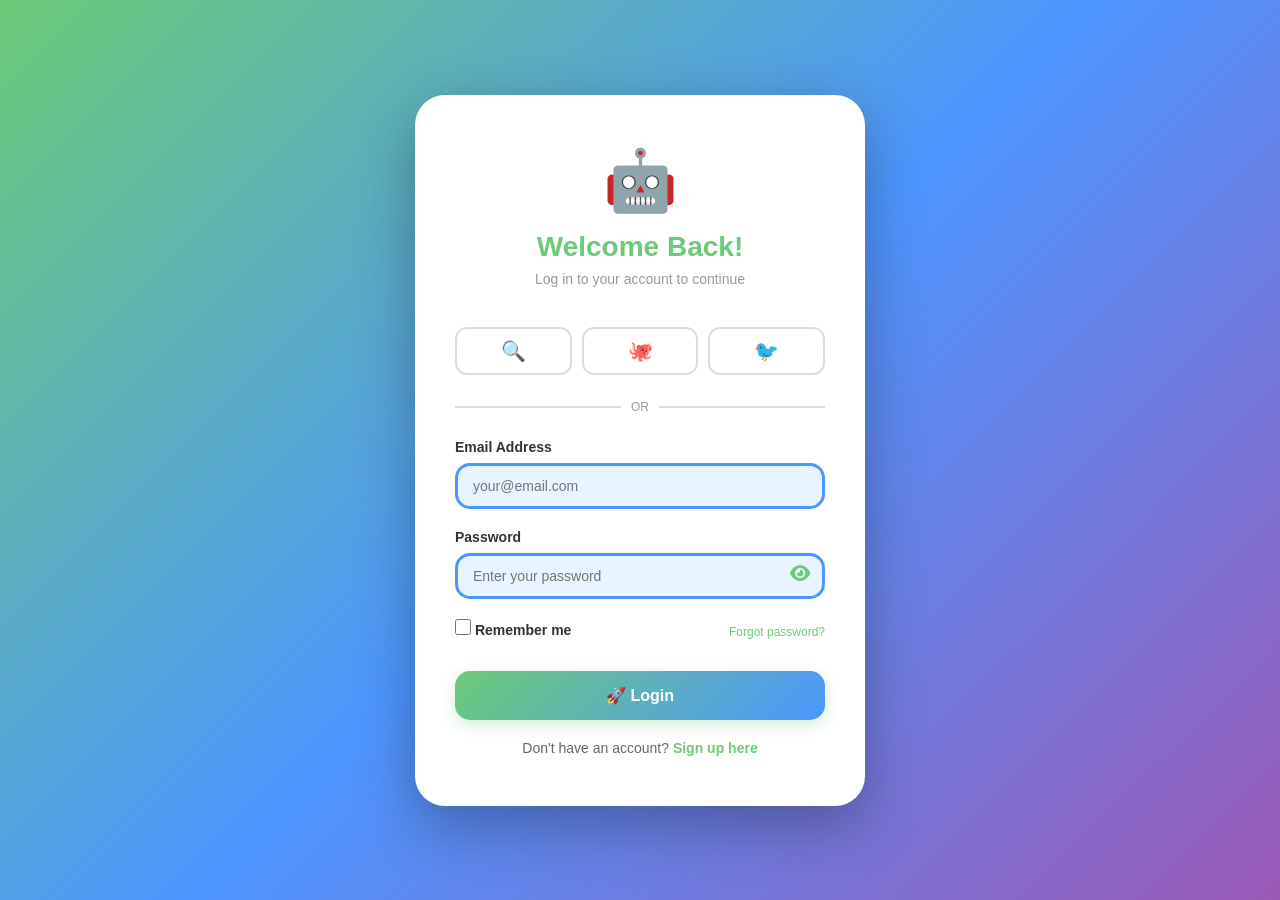
<file: ai-tools/auth/login.html>
<!DOCTYPE html>
<html lang="en">
<head>
    <meta charset="UTF-8">
    <meta name="viewport" content="width=device-width, initial-scale=1.0">
    <title>AI Tools Hub - Login</title>
    <link rel="stylesheet" href="https://cdnjs.cloudflare.com/ajax/libs/font-awesome/6.4.0/css/all.min.css">
    <style>
        * {
            margin: 0;
            padding: 0;
            box-sizing: border-box;
        }

        body {
            font-family: 'Comic Sans MS', 'Segoe UI', Tahoma, Geneva, Verdana, sans-serif;
            background: linear-gradient(135deg, #6BCB77 0%, #4D96FF 50%, #9B59B6 100%);
            min-height: 100vh;
            display: flex;
            align-items: center;
            justify-content: center;
            padding: 20px;
            animation: slideBackground 10s ease infinite;
        }

        @keyframes slideBackground {
            0%, 100% { background-position: 0% 50%; }
            50% { background-position: 100% 50%; }
        }

        .login-container {
            background: white;
            border-radius: 30px;
            box-shadow: 0 20px 60px rgba(0, 0, 0, 0.3);
            padding: 50px 40px;
            max-width: 450px;
            width: 100%;
            animation: popUp 0.6s cubic-bezier(0.68, -0.55, 0.265, 1.55);
        }

        @keyframes popUp {
            from {
                opacity: 0;
                transform: scale(0.8) translateY(30px);
            }
            to {
                opacity: 1;
                transform: scale(1) translateY(0);
            }
        }

        .login-header {
            text-align: center;
            margin-bottom: 40px;
        }

        .logo {
            font-size: 60px;
            animation: rotate 3s linear infinite;
        }

        @keyframes rotate {
            0% { transform: rotate(0deg); }
            100% { transform: rotate(360deg); }
        }

        h1 {
            color: #6BCB77;
            font-size: 28px;
            margin-top: 15px;
            animation: bounce 2s ease-in-out infinite;
        }

        @keyframes bounce {
            0%, 100% { transform: translateY(0); }
            50% { transform: translateY(-10px); }
        }

        .subtitle {
            color: #999;
            font-size: 14px;
            margin-top: 8px;
        }

        .form-group {
            margin-bottom: 20px;
            animation: slideInLeft 0.6s ease-out backwards;
        }

        .form-group:nth-child(1) { animation-delay: 0.2s; }
        .form-group:nth-child(2) { animation-delay: 0.3s; }
        .form-group:nth-child(3) { animation-delay: 0.4s; }

        @keyframes slideInLeft {
            from {
                opacity: 0;
                transform: translateX(-30px);
            }
            to {
                opacity: 1;
                transform: translateX(0);
            }
        }

        label {
            display: block;
            margin-bottom: 8px;
            color: #333;
            font-weight: 600;
            font-size: 14px;
        }

        input {
            width: 100%;
            padding: 12px 15px;
            border: 3px solid #4D96FF;
            border-radius: 15px;
            font-size: 14px;
            font-family: 'Comic Sans MS', sans-serif;
            transition: all 0.3s ease;
            background: #E8F4FF;
        }

        input:focus {
            outline: none;
            border-color: #6BCB77;
            background: white;
            box-shadow: 0 0 0 4px rgba(107, 203, 119, 0.1);
            transform: scale(1.02);
        }

        .remember-forgot {
            display: flex;
            justify-content: space-between;
            align-items: center;
            margin-bottom: 25px;
            font-size: 12px;
        }

        .remember-forgot a {
            color: #6BCB77;
            text-decoration: none;
            transition: all 0.3s;
        }

        .remember-forgot a:hover {
            text-decoration: underline;
            color: #4D96FF;
        }

        .remember-forgot input[type="checkbox"] {
            width: 16px;
            height: 16px;
            accent-color: #6BCB77;
            cursor: pointer;
        }

        .login-btn {
            width: 100%;
            padding: 15px;
            background: linear-gradient(135deg, #6BCB77, #4D96FF);
            color: white;
            border: none;
            border-radius: 15px;
            font-size: 16px;
            font-weight: bold;
            cursor: pointer;
            transition: all 0.3s ease;
            font-family: 'Comic Sans MS', sans-serif;
            box-shadow: 0 5px 15px rgba(107, 203, 119, 0.3);
            animation: slideUp 0.6s cubic-bezier(0.68, -0.55, 0.265, 1.55) 0.5s backwards;
        }

        @keyframes slideUp {
            from {
                opacity: 0;
                transform: translateY(30px);
            }
            to {
                opacity: 1;
                transform: translateY(0);
            }
        }

        .login-btn:hover {
            transform: translateY(-3px);
            box-shadow: 0 8px 25px rgba(107, 203, 119, 0.5);
        }

        .login-btn:active {
            transform: translateY(-1px);
        }

        .social-divider {
            display: flex;
            align-items: center;
            margin: 25px 0;
            color: #999;
        }

        .social-divider span {
            padding: 0 10px;
            font-size: 12px;
        }

        .social-divider::before,
        .social-divider::after {
            content: '';
            flex: 1;
            height: 2px;
            background: #DDD;
        }

        .social-buttons {
            display: flex;
            gap: 10px;
            margin-bottom: 25px;
        }

        .social-btn {
            flex: 1;
            padding: 10px;
            border: 2px solid #DDD;
            background: white;
            border-radius: 12px;
            cursor: pointer;
            font-size: 20px;
            transition: all 0.3s;
        }

        .social-btn:hover {
            border-color: #6BCB77;
            transform: translateY(-3px) scale(1.1);
            box-shadow: 0 5px 15px rgba(0, 0, 0, 0.1);
        }

        .signup-link {
            text-align: center;
            margin-top: 20px;
            color: #666;
            font-size: 14px;
        }

        .signup-link a {
            color: #6BCB77;
            text-decoration: none;
            font-weight: bold;
            transition: all 0.3s;
        }

        .signup-link a:hover {
            text-decoration: underline;
            transform: scale(1.05);
        }

        .password-toggle {
            position: relative;
        }

        .password-toggle .toggle-eye {
            position: absolute;
            right: 15px;
            top: 36px;
            cursor: pointer;
            color: #6BCB77;
            font-size: 18px;
            transition: all 0.3s;
        }

        .password-toggle .toggle-eye:hover {
            transform: scale(1.2);
        }

        @media (max-width: 480px) {
            .login-container {
                padding: 30px 20px;
            }

            h1 {
                font-size: 24px;
            }

            .logo {
                font-size: 50px;
            }
        }
    </style>
</head>
<body>
    <div class="login-container">
        <div class="login-header">
            <div class="logo">🤖</div>
            <h1>Welcome Back!</h1>
            <p class="subtitle">Log in to your account to continue</p>
        </div>

        <div class="social-buttons">
            <button class="social-btn" title="Login with Google">🔍</button>
            <button class="social-btn" title="Login with GitHub">🐙</button>
            <button class="social-btn" title="Login with Twitter">🐦</button>
        </div>

        <div class="social-divider">
            <span>OR</span>
        </div>

        <form id="loginForm">
            <div class="form-group">
                <label for="email">Email Address</label>
                <input type="email" id="email" placeholder="your@email.com" required>
            </div>

            <div class="form-group password-toggle">
                <label for="password">Password</label>
                <input type="password" id="password" placeholder="Enter your password" required>
                <i class="fas fa-eye toggle-eye" onclick="togglePassword()"></i>
            </div>

            <div class="remember-forgot">
                <label>
                    <input type="checkbox"> Remember me
                </label>
                <a href="forgot-password.html">Forgot password?</a>
            </div>

            <button type="submit" class="login-btn">🚀 Login</button>
        </form>

        <div class="signup-link">
            Don't have an account? <a href="signup.html">Sign up here</a>
        </div>
    </div>

    <script>
        function togglePassword() {
            const passwordInput = document.getElementById('password');
            const toggleEye = document.querySelector('.toggle-eye');
            if (passwordInput.type === 'password') {
                passwordInput.type = 'text';
                toggleEye.className = 'fas fa-eye-slash toggle-eye';
            } else {
                passwordInput.type = 'password';
                toggleEye.className = 'fas fa-eye toggle-eye';
            }
        }

        document.getElementById('loginForm').addEventListener('submit', function(e) {
            e.preventDefault();
            alert('Logged in successfully! 🎉');
            window.location.href = '../dashboard/index.html';
        });
    </script>
</body>
</html>
</file>
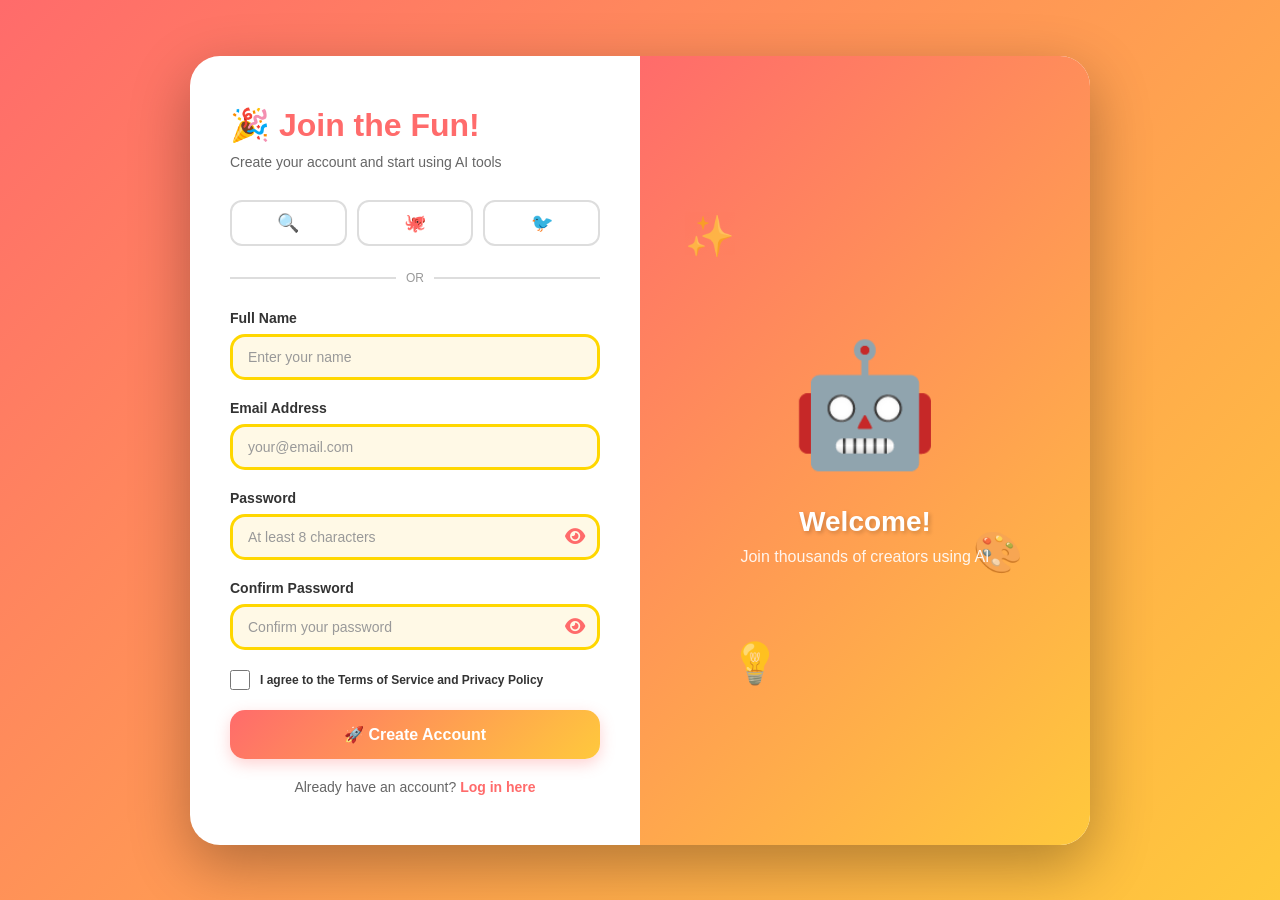
<file: ai-tools/auth/signup.html>
<!DOCTYPE html>
<html lang="en">
<head>
    <meta charset="UTF-8">
    <meta name="viewport" content="width=device-width, initial-scale=1.0">
    <title>AI Tools Hub - Sign Up</title>
    <link rel="stylesheet" href="https://cdnjs.cloudflare.com/ajax/libs/font-awesome/6.4.0/css/all.min.css">
    <style>
        * {
            margin: 0;
            padding: 0;
            box-sizing: border-box;
        }

        body {
            font-family: 'Comic Sans MS', 'Segoe UI', Tahoma, Geneva, Verdana, sans-serif;
            background: linear-gradient(135deg, #FF6B6B 0%, #FFC93C 25%, #6BCB77 50%, #4D96FF 75%, #9B59B6 100%);
            background-size: 400% 400%;
            animation: gradientShift 15s ease infinite;
            min-height: 100vh;
            display: flex;
            align-items: center;
            justify-content: center;
            padding: 20px;
        }

        @keyframes gradientShift {
            0% { background-position: 0% 50%; }
            50% { background-position: 100% 50%; }
            100% { background-position: 0% 50%; }
        }

        .signup-container {
            background: white;
            border-radius: 30px;
            box-shadow: 0 20px 60px rgba(0, 0, 0, 0.3);
            display: grid;
            grid-template-columns: 1fr 1fr;
            gap: 0;
            max-width: 900px;
            width: 100%;
            overflow: hidden;
            animation: slideUp 0.8s ease-out;
        }

        @keyframes slideUp {
            from {
                opacity: 0;
                transform: translateY(50px);
            }
            to {
                opacity: 1;
                transform: translateY(0);
            }
        }

        .signup-form {
            padding: 50px 40px;
            display: flex;
            flex-direction: column;
            justify-content: center;
        }

        .signup-illustration {
            background: linear-gradient(135deg, #FF6B6B, #FFC93C);
            padding: 40px;
            display: flex;
            flex-direction: column;
            justify-content: center;
            align-items: center;
            position: relative;
            overflow: hidden;
        }

        .illustration-char {
            font-size: 120px;
            animation: bounce 2s ease-in-out infinite;
        }

        @keyframes bounce {
            0%, 100% { transform: translateY(0); }
            50% { transform: translateY(-30px); }
        }

        .floating-icons {
            position: absolute;
            width: 100%;
            height: 100%;
        }

        .floating-icon {
            position: absolute;
            font-size: 40px;
            opacity: 0.6;
            animation: float 6s ease-in-out infinite;
        }

        @keyframes float {
            0%, 100% { transform: translateY(0) rotate(0deg); }
            50% { transform: translateY(-20px) rotate(10deg); }
        }

        .floating-icon:nth-child(1) { top: 20%; left: 10%; animation-delay: 0s; }
        .floating-icon:nth-child(2) { top: 60%; right: 15%; animation-delay: 1s; }
        .floating-icon:nth-child(3) { bottom: 20%; left: 20%; animation-delay: 2s; }

        .illustration-text {
            color: white;
            text-align: center;
            margin-top: 30px;
            position: relative;
            z-index: 10;
        }

        .illustration-text h2 {
            font-size: 28px;
            margin-bottom: 10px;
            text-shadow: 2px 2px 4px rgba(0, 0, 0, 0.2);
        }

        .illustration-text p {
            font-size: 16px;
            opacity: 0.9;
        }

        h1 {
            color: #FF6B6B;
            font-size: 32px;
            margin-bottom: 10px;
            animation: wiggle 2s ease-in-out infinite;
        }

        @keyframes wiggle {
            0%, 100% { transform: rotate(0deg); }
            25% { transform: rotate(-2deg); }
            75% { transform: rotate(2deg); }
        }

        .subtitle {
            color: #666;
            margin-bottom: 30px;
            font-size: 14px;
        }

        .form-group {
            margin-bottom: 20px;
            animation: slideIn 0.6s ease-out backwards;
        }

        .form-group:nth-child(1) { animation-delay: 0.1s; }
        .form-group:nth-child(2) { animation-delay: 0.2s; }
        .form-group:nth-child(3) { animation-delay: 0.3s; }
        .form-group:nth-child(4) { animation-delay: 0.4s; }
        .form-group:nth-child(5) { animation-delay: 0.5s; }

        @keyframes slideIn {
            from {
                opacity: 0;
                transform: translateX(-30px);
            }
            to {
                opacity: 1;
                transform: translateX(0);
            }
        }

        label {
            display: block;
            margin-bottom: 8px;
            color: #333;
            font-weight: 600;
            font-size: 14px;
        }

        input {
            width: 100%;
            padding: 12px 15px;
            border: 3px solid #FFD700;
            border-radius: 15px;
            font-size: 14px;
            font-family: 'Comic Sans MS', sans-serif;
            transition: all 0.3s ease;
            background: #FFF9E6;
        }

        input:focus {
            outline: none;
            border-color: #FF6B6B;
            background: white;
            box-shadow: 0 0 0 4px rgba(255, 107, 107, 0.1);
            transform: scale(1.02);
        }

        input::placeholder {
            color: #999;
        }

        .password-toggle {
            position: relative;
        }

        .password-toggle .toggle-eye {
            position: absolute;
            right: 15px;
            top: 38px;
            cursor: pointer;
            color: #FF6B6B;
            font-size: 18px;
            transition: all 0.3s;
        }

        .password-toggle .toggle-eye:hover {
            transform: scale(1.2);
        }

        .checkbox-group {
            display: flex;
            align-items: center;
            gap: 10px;
            margin-bottom: 20px;
        }

        .checkbox-group input[type="checkbox"] {
            width: 20px;
            height: 20px;
            cursor: pointer;
            accent-color: #FF6B6B;
        }

        .checkbox-group label {
            margin: 0;
            cursor: pointer;
            font-size: 12px;
        }

        .signup-btn {
            width: 100%;
            padding: 15px;
            background: linear-gradient(135deg, #FF6B6B, #FFC93C);
            color: white;
            border: none;
            border-radius: 15px;
            font-size: 16px;
            font-weight: bold;
            cursor: pointer;
            transition: all 0.3s ease;
            font-family: 'Comic Sans MS', sans-serif;
            box-shadow: 0 5px 15px rgba(255, 107, 107, 0.3);
            animation: popIn 0.6s cubic-bezier(0.68, -0.55, 0.265, 1.55) 0.6s backwards;
        }

        @keyframes popIn {
            from {
                opacity: 0;
                transform: scale(0.5);
            }
            to {
                opacity: 1;
                transform: scale(1);
            }
        }

        .signup-btn:hover {
            transform: translateY(-3px);
            box-shadow: 0 8px 25px rgba(255, 107, 107, 0.5);
        }

        .signup-btn:active {
            transform: translateY(-1px);
        }

        .login-link {
            text-align: center;
            margin-top: 20px;
            color: #666;
            font-size: 14px;
        }

        .login-link a {
            color: #FF6B6B;
            text-decoration: none;
            font-weight: bold;
            transition: all 0.3s;
        }

        .login-link a:hover {
            text-decoration: underline;
            transform: scale(1.05);
        }

        .social-divider {
            display: flex;
            align-items: center;
            margin: 25px 0;
            color: #999;
        }

        .social-divider span {
            padding: 0 10px;
            font-size: 12px;
        }

        .social-divider::before,
        .social-divider::after {
            content: '';
            flex: 1;
            height: 2px;
            background: #DDD;
        }

        .social-buttons {
            display: flex;
            gap: 10px;
        }

        .social-btn {
            flex: 1;
            padding: 10px;
            border: 2px solid #DDD;
            background: white;
            border-radius: 12px;
            cursor: pointer;
            font-size: 18px;
            transition: all 0.3s;
        }

        .social-btn:hover {
            border-color: #FF6B6B;
            transform: translateY(-3px);
            box-shadow: 0 5px 15px rgba(0, 0, 0, 0.1);
        }

        @media (max-width: 768px) {
            .signup-container {
                grid-template-columns: 1fr;
            }

            .signup-illustration {
                display: none;
            }

            .signup-form {
                padding: 40px 25px;
            }

            h1 {
                font-size: 24px;
            }
        }
    </style>
</head>
<body>
    <div class="signup-container">
        <div class="signup-form">
            <h1>🎉 Join the Fun!</h1>
            <p class="subtitle">Create your account and start using AI tools</p>

            <div class="social-buttons">
                <button class="social-btn" title="Sign up with Google">🔍</button>
                <button class="social-btn" title="Sign up with GitHub">🐙</button>
                <button class="social-btn" title="Sign up with Twitter">🐦</button>
            </div>

            <div class="social-divider">
                <span>OR</span>
            </div>

            <form id="signupForm">
                <div class="form-group">
                    <label for="fullname">Full Name</label>
                    <input type="text" id="fullname" placeholder="Enter your name" required>
                </div>

                <div class="form-group">
                    <label for="email">Email Address</label>
                    <input type="email" id="email" placeholder="your@email.com" required>
                </div>

                <div class="form-group password-toggle">
                    <label for="password">Password</label>
                    <input type="password" id="password" placeholder="At least 8 characters" required>
                    <i class="fas fa-eye toggle-eye" onclick="togglePassword()"></i>
                </div>

                <div class="form-group password-toggle">
                    <label for="confirm">Confirm Password</label>
                    <input type="password" id="confirm" placeholder="Confirm your password" required>
                    <i class="fas fa-eye toggle-eye" onclick="toggleConfirmPassword()"></i>
                </div>

                <div class="checkbox-group">
                    <input type="checkbox" id="terms" required>
                    <label for="terms">I agree to the Terms of Service and Privacy Policy</label>
                </div>

                <button type="submit" class="signup-btn">🚀 Create Account</button>
            </form>

            <div class="login-link">
                Already have an account? <a href="login.html">Log in here</a>
            </div>
        </div>

        <div class="signup-illustration">
            <div class="floating-icons">
                <div class="floating-icon">✨</div>
                <div class="floating-icon">🎨</div>
                <div class="floating-icon">💡</div>
            </div>
            <div class="illustration-char">🤖</div>
            <div class="illustration-text">
                <h2>Welcome!</h2>
                <p>Join thousands of creators using AI</p>
            </div>
        </div>
    </div>

    <script>
        function togglePassword() {
            const passwordInput = document.getElementById('password');
            const toggleEye = document.querySelector('.password-toggle .toggle-eye');
            if (passwordInput.type === 'password') {
                passwordInput.type = 'text';
                toggleEye.className = 'fas fa-eye-slash toggle-eye';
            } else {
                passwordInput.type = 'password';
                toggleEye.className = 'fas fa-eye toggle-eye';
            }
        }

        function toggleConfirmPassword() {
            const confirmInput = document.getElementById('confirm');
            const toggleEyes = document.querySelectorAll('.password-toggle .toggle-eye');
            if (confirmInput.type === 'password') {
                confirmInput.type = 'text';
                toggleEyes[1].className = 'fas fa-eye-slash toggle-eye';
            } else {
                confirmInput.type = 'password';
                toggleEyes[1].className = 'fas fa-eye toggle-eye';
            }
        }

        document.getElementById('signupForm').addEventListener('submit', function(e) {
            e.preventDefault();
            const password = document.getElementById('password').value;
            const confirm = document.getElementById('confirm').value;

            if (password !== confirm) {
                alert('Passwords do not match!');
                return;
            }

            if (password.length < 8) {
                alert('Password must be at least 8 characters long!');
                return;
            }

            alert('Account created successfully! 🎉');
            // Redirect to dashboard
            window.location.href = '../dashboard/index.html';
        });
    </script>
</body>
</html>
</file>
<file: css/style.css>
:root {
    --primary: #6366f1;
    --secondary: #a855f7;
    --accent: #06b6d4;
    --dark: #0f172a;
    --darker: #020617;
    --light: #f8fafc;
    --text: #1e293b;
    --text-secondary: #64748b;
    --border: #e2e8f0;
    --success: #10b981;
    --error: #ef4444;
}

* {
    margin: 0;
    padding: 0;
    box-sizing: border-box;
}

html {
    scroll-behavior: smooth;
}

body {
    font-family: 'Inter', -apple-system, BlinkMacSystemFont, 'Segoe UI', sans-serif;
    background: var(--light);
    color: var(--text);
    line-height: 1.6;
    transition: all 0.3s ease;
}

body.dark-mode {
    --light: #0f172a;
    --text: #f1f5f9;
    --text-secondary: #cbd5e1;
    --border: #334155;
    background: var(--dark);
}

.container {
    max-width: 1200px;
    margin: 0 auto;
    padding: 0 20px;
}

/* Navbar */
.navbar {
    background: white;
    border-bottom: 1px solid var(--border);
    transition: all 0.3s ease;
    z-index: 1000;
}

body.dark-mode .navbar {
    background: var(--dark);
}

.navbar.sticky {
    position: sticky;
    top: 0;
    box-shadow: 0 2px 10px rgba(0, 0, 0, 0.1);
}

.navbar-content {
    display: flex;
    justify-content: space-between;
    align-items: center;
    height: 70px;
}

.navbar-brand a {
    display: flex;
    align-items: center;
    gap: 10px;
    text-decoration: none;
    font-size: 24px;
    font-weight: bold;
}

.logo-text {
    background: linear-gradient(135deg, var(--primary), var(--secondary));
    -webkit-background-clip: text;
    -webkit-text-fill-color: transparent;
    background-clip: text;
}

.nav-menu {
    display: flex;
    list-style: none;
    gap: 30px;
}

.nav-menu a {
    text-decoration: none;
    color: var(--text);
    font-weight: 500;
    transition: color 0.3s ease;
    position: relative;
}

.nav-menu a::after {
    content: '';
    position: absolute;
    bottom: -5px;
    left: 0;
    width: 0;
    height: 2px;
    background: var(--primary);
    transition: width 0.3s ease;
}

.nav-menu a:hover::after {
    width: 100%;
}

.navbar-actions {
    display: flex;
    align-items: center;
    gap: 20px;
}

.btn-text {
    text-decoration: none;
    color: var(--text);
    font-weight: 500;
    transition: color 0.3s ease;
}

.btn-text:hover {
    color: var(--primary);
}

.mobile-menu-btn {
    display: none;
    background: none;
    border: none;
    font-size: 24px;
    cursor: pointer;
    color: var(--text);
}

/* Buttons */
.btn-primary {
    display: inline-block;
    padding: 10px 24px;
    background: linear-gradient(135deg, var(--primary), var(--secondary));
    color: white;
    text-decoration: none;
    border-radius: 8px;
    border: none;
    font-weight: 600;
    cursor: pointer;
    transition: all 0.3s ease;
    font-size: 14px;
}

.btn-primary:hover {
    transform: translateY(-2px);
    box-shadow: 0 10px 25px rgba(99, 102, 241, 0.3);
}

.btn-secondary {
    display: inline-block;
    padding: 10px 24px;
    background: transparent;
    color: var(--primary);
    border: 2px solid var(--primary);
    text-decoration: none;
    border-radius: 8px;
    font-weight: 600;
    cursor: pointer;
    transition: all 0.3s ease;
    font-size: 14px;
}

.btn-secondary:hover {
    background: var(--primary);
    color: white;
}

/* Hero Section */
.hero {
    padding: 100px 20px;
    background: linear-gradient(135deg, #667eea 0%, #764ba2 100%);
    color: white;
    position: relative;
    overflow: hidden;
}

.hero-content {
    text-align: center;
    animation: slideUp 0.8s ease-out;
}

@keyframes slideUp {
    from {
        opacity: 0;
        transform: translateY(30px);
    }
    to {
        opacity: 1;
        transform: translateY(0);
    }
}

.hero-title {
    font-size: 3.5rem;
    margin-bottom: 20px;
    line-height: 1.2;
}

.gradient-text {
    background: linear-gradient(135deg, #ffd700, #ffed4e);
    -webkit-background-clip: text;
    -webkit-text-fill-color: transparent;
    background-clip: text;
}

.hero-subtitle {
    font-size: 1.3rem;
    margin-bottom: 30px;
    opacity: 0.9;
}

.hero-search {
    display: flex;
    gap: 10px;
    max-width: 500px;
    margin: 0 auto 40px;
    background: white;
    border-radius: 10px;
    padding: 8px;
}

.search-input {
    flex: 1;
    border: none;
    padding: 12px 16px;
    outline: none;
    font-size: 1rem;
    border-radius: 8px;
    color: var(--text);
}

.hero-buttons {
    display: flex;
    gap: 20px;
    justify-content: center;
    flex-wrap: wrap;
}

.hero-buttons .btn-primary,
.hero-buttons .btn-secondary {
    padding: 12px 30px;
    font-size: 16px;
}

.hero-visual {
    display: flex;
    justify-content: center;
    gap: 30px;
    margin-top: 50px;
    animation: fadeIn 0.8s ease-out 0.2s both;
}

@keyframes fadeIn {
    from {
        opacity: 0;
    }
    to {
        opacity: 1;
    }
}

.floating-card {
    background: rgba(255, 255, 255, 0.15);
    backdrop-filter: blur(10px);
    padding: 20px 30px;
    border-radius: 15px;
    border: 1px solid rgba(255, 255, 255, 0.2);
    text-align: center;
    animation: float 3s ease-in-out infinite;
}

@keyframes float {
    0%, 100% { transform: translateY(0); }
    50% { transform: translateY(-20px); }
}

.floating-card .card-icon {
    font-size: 2.5rem;
    margin-bottom: 10px;
}

.floating-card .card-text {
    font-weight: 600;
}

.card-2 {
    animation-delay: 0.5s;
}

.card-3 {
    animation-delay: 1s;
}

/* Section */
.section {
    padding: 80px 20px;
}

.section.bg-alt {
    background: var(--light);
}

body.dark-mode .section.bg-alt {
    background: #1e293b;
}

.section-header {
    text-align: center;
    margin-bottom: 60px;
}

.section-header h2 {
    font-size: 2.5rem;
    margin-bottom: 10px;
    color: var(--text);
}

.section-header p {
    color: var(--text-secondary);
    font-size: 1.1rem;
}

.section-footer {
    text-align: center;
    margin-top: 50px;
}

/* Grid Layouts */
.tools-grid,
.categories-grid,
.articles-grid {
    display: grid;
    grid-template-columns: repeat(auto-fill, minmax(280px, 1fr));
    gap: 30px;
    margin-bottom: 30px;
}

/* Tool Card */
.tool-card {
    background: white;
    border-radius: 15px;
    padding: 25px;
    box-shadow: 0 4px 15px rgba(0, 0, 0, 0.08);
    transition: all 0.3s ease;
    border: 1px solid var(--border);
}

body.dark-mode .tool-card {
    background: #1e293b;
    border-color: #334155;
}

.tool-card:hover {
    transform: translateY(-10px);
    box-shadow: 0 15px 40px rgba(99, 102, 241, 0.2);
}

.tool-icon {
    font-size: 3rem;
    margin-bottom: 15px;
}

.tool-card h3 {
    font-size: 1.3rem;
    margin-bottom: 10px;
    color: var(--text);
}

.tool-card p {
    color: var(--text-secondary);
    margin-bottom: 15px;
    font-size: 0.95rem;
}

.tool-badge {
    display: inline-block;
    padding: 4px 12px;
    background: #e3f2fd;
    color: var(--primary);
    border-radius: 20px;
    font-size: 0.8rem;
    font-weight: 600;
    margin-bottom: 15px;
}

body.dark-mode .tool-badge {
    background: rgba(99, 102, 241, 0.2);
}

.tool-actions {
    display: flex;
    gap: 10px;
    margin-top: 15px;
}

.tool-actions button,
.tool-actions a {
    flex: 1;
    padding: 10px;
    border: none;
    border-radius: 8px;
    cursor: pointer;
    font-weight: 600;
    text-align: center;
    text-decoration: none;
    transition: all 0.3s ease;
    font-size: 0.9rem;
}

.btn-try {
    background: linear-gradient(135deg, var(--primary), var(--secondary));
    color: white;
}

.btn-try:hover {
    transform: scale(1.05);
}

.btn-favorite {
    background: white;
    border: 2px solid var(--primary);
    color: var(--primary);
}

body.dark-mode .btn-favorite {
    background: #334155;
}

.btn-favorite:hover {
    background: var(--primary);
    color: white;
}

/* Category Card */
.category-card {
    background: white;
    border-radius: 15px;
    padding: 40px 25px;
    text-align: center;
    box-shadow: 0 4px 15px rgba(0, 0, 0, 0.08);
    transition: all 0.3s ease;
    border: 1px solid var(--border);
    cursor: pointer;
}

body.dark-mode .category-card {
    background: #1e293b;
    border-color: #334155;
}

.category-card:hover {
    transform: translateY(-10px) scale(1.05);
    box-shadow: 0 15px 40px rgba(99, 102, 241, 0.2);
}

.category-icon {
    font-size: 3rem;
    margin-bottom: 15px;
}

.category-card h3 {
    font-size: 1.3rem;
    margin-bottom: 10px;
    color: var(--text);
}

.category-count {
    color: var(--text-secondary);
    font-size: 0.9rem;
}

/* Article Card */
.article-card {
    background: white;
    border-radius: 15px;
    overflow: hidden;
    box-shadow: 0 4px 15px rgba(0, 0, 0, 0.08);
    transition: all 0.3s ease;
    border: 1px solid var(--border);
    cursor: pointer;
}

body.dark-mode .article-card {
    background: #1e293b;
    border-color: #334155;
}

.article-card:hover {
    transform: translateY(-10px);
    box-shadow: 0 15px 40px rgba(99, 102, 241, 0.2);
}

.article-image {
    width: 100%;
    height: 200px;
    background: linear-gradient(135deg, var(--primary), var(--secondary));
    display: flex;
    align-items: center;
    justify-content: center;
    font-size: 3rem;
    overflow: hidden;
}

.article-content {
    padding: 20px;
}

.article-category {
    display: inline-block;
    padding: 4px 12px;
    background: #e3f2fd;
    color: var(--primary);
    border-radius: 20px;
    font-size: 0.8rem;
    font-weight: 600;
    margin-bottom: 10px;
}

body.dark-mode .article-category {
    background: rgba(99, 102, 241, 0.2);
}

.article-card h3 {
    font-size: 1.2rem;
    margin-bottom: 10px;
    color: var(--text);
    line-height: 1.4;
}

.article-card p {
    color: var(--text-secondary);
    font-size: 0.95rem;
    margin-bottom: 15px;
    line-height: 1.5;
}

.article-meta {
    display: flex;
    justify-content: space-between;
    font-size: 0.85rem;
    color: var(--text-secondary);
    padding-top: 15px;
    border-top: 1px solid var(--border);
}

.article-meta span {
    display: flex;
    align-items: center;
    gap: 5px;
}

.read-more {
    display: inline-block;
    margin-top: 15px;
    color: var(--primary);
    text-decoration: none;
    font-weight: 600;
    transition: all 0.3s ease;
}

.read-more:hover {
    gap: 10px;
    transform: translateX(5px);
}

/* Pricing Grid */
.pricing-grid {
    display: grid;
    grid-template-columns: repeat(auto-fit, minmax(300px, 1fr));
    gap: 30px;
    margin-bottom: 50px;
}

.pricing-card {
    background: white;
    border-radius: 15px;
    padding: 40px 30px;
    box-shadow: 0 4px 15px rgba(0, 0, 0, 0.08);
    border: 1px solid var(--border);
    transition: all 0.3s ease;
    position: relative;
}

body.dark-mode .pricing-card {
    background: #1e293b;
    border-color: #334155;
}

.pricing-card.featured {
    border: 2px solid var(--primary);
    transform: scale(1.05);
}

.pricing-card:hover {
    box-shadow: 0 15px 40px rgba(99, 102, 241, 0.2);
}

.badge {
    position: absolute;
    top: -15px;
    left: 50%;
    transform: translateX(-50%);
    background: var(--primary);
    color: white;
    padding: 5px 15px;
    border-radius: 20px;
    font-size: 0.8rem;
    font-weight: 600;
}

.pricing-card h3 {
    font-size: 1.5rem;
    margin-bottom: 10px;
    color: var(--text);
}

.price {
    font-size: 2.5rem;
    font-weight: bold;
    color: var(--primary);
    margin-bottom: 20px;
}

.features {
    list-style: none;
    margin-bottom: 30px;
}

.features li {
    padding: 10px 0;
    border-bottom: 1px solid var(--border);
    color: var(--text-secondary);
}

.features li:last-child {
    border-bottom: none;
}

/* About Section */
.about-content {
    display: grid;
    grid-template-columns: 1fr 1fr;
    gap: 60px;
    align-items: center;
}

.about-text h3 {
    font-size: 2rem;
    margin-bottom: 20px;
    color: var(--text);
}

.about-text p {
    color: var(--text-secondary);
    margin-bottom: 30px;
    line-height: 1.8;
}

.about-features {
    display: flex;
    flex-direction: column;
    gap: 20px;
}

.feature-item {
    display: flex;
    gap: 20px;
}

.feature-item i {
    font-size: 2rem;
    color: var(--primary);
    min-width: 40px;
}

.feature-item h4 {
    color: var(--text);
    margin-bottom: 5px;
}

.feature-item p {
    color: var(--text-secondary);
    margin: 0;
}

/* Contact Form */
.contact-form {
    max-width: 600px;
    margin: 0 auto;
}

.contact-form form {
    display: flex;
    flex-direction: column;
    gap: 20px;
}

.contact-form input,
.contact-form textarea {
    padding: 15px;
    border: 1px solid var(--border);
    border-radius: 8px;
    font-family: 'Inter', sans-serif;
    font-size: 1rem;
    background: white;
    color: var(--text);
    transition: all 0.3s ease;
}

body.dark-mode .contact-form input,
body.dark-mode .contact-form textarea {
    background: #1e293b;
    border-color: #334155;
    color: var(--text);
}

.contact-form input:focus,
.contact-form textarea:focus {
    outline: none;
    border-color: var(--primary);
    box-shadow: 0 0 0 3px rgba(99, 102, 241, 0.1);
}

/* Footer */
.footer {
    background: var(--dark);
    color: white;
    padding: 60px 20px 20px;
}

.footer-content {
    display: grid;
    grid-template-columns: repeat(auto-fit, minmax(200px, 1fr));
    gap: 40px;
    margin-bottom: 40px;
}

.footer-section h4,
.footer-section h5 {
    color: white;
    margin-bottom: 15px;
}

.footer-section p {
    color: #cbd5e1;
    font-size: 0.9rem;
}

.footer-section ul {
    list-style: none;
}

.footer-section ul li {
    margin-bottom: 10px;
}

.footer-section ul li a {
    color: #cbd5e1;
    text-decoration: none;
    transition: color 0.3s ease;
}

.footer-section ul li a:hover {
    color: var(--primary);
}

.footer-bottom {
    border-top: 1px solid #334155;
    padding-top: 20px;
    text-align: center;
    color: #cbd5e1;
}

/* Toast Notification */
.toast {
    position: fixed;
    bottom: 20px;
    right: 20px;
    background: var(--success);
    color: white;
    padding: 15px 25px;
    border-radius: 8px;
    box-shadow: 0 4px 15px rgba(0, 0, 0, 0.2);
    display: none;
    animation: slideInRight 0.3s ease-out;
    z-index: 1001;
}

@keyframes slideInRight {
    from {
        transform: translateX(400px);
        opacity: 0;
    }
    to {
        transform: translateX(0);
        opacity: 1;
    }
}

.toast.show {
    display: block;
}

.toast.error {
    background: var(--error);
}

/* Utilities */
.text-center {
    text-align: center;
}

.mt-20 {
    margin-top: 20px;
}

.mt-40 {
    margin-top: 40px;
}

.mb-20 {
    margin-bottom: 20px;
}

.mb-40 {
    margin-bottom: 40px;
}
</file>
<file: css/responsive.css>
/* Mobile Responsive Styles */

@media (max-width: 768px) {
    .container {
        padding: 0 15px;
    }

    /* Navbar */
    .nav-menu {
        display: none;
        position: absolute;
        top: 70px;
        left: 0;
        right: 0;
        flex-direction: column;
        background: white;
        border-bottom: 1px solid var(--border);
        gap: 0;
        z-index: 999;
    }

    body.dark-mode .nav-menu {
        background: var(--dark);
    }

    .nav-menu.active {
        display: flex;
    }

    .nav-menu li {
        border-bottom: 1px solid var(--border);
    }

    .nav-menu a {
        display: block;
        padding: 15px 20px;
    }

    .navbar-actions {
        gap: 10px;
    }

    .mobile-menu-btn {
        display: block;
    }

    .btn-primary,
    .btn-secondary {
        padding: 8px 16px;
        font-size: 12px;
    }

    /* Hero Section */
    .hero {
        padding: 50px 20px;
    }

    .hero-title {
        font-size: 2rem;
    }

    .hero-subtitle {
        font-size: 1rem;
    }

    .hero-search {
        flex-direction: column;
        margin: 20px 0;
    }

    .hero-buttons {
        gap: 10px;
    }

    .hero-buttons .btn-primary,
    .hero-buttons .btn-secondary {
        width: 100%;
        padding: 12px 20px;
    }

    .hero-visual {
        flex-direction: column;
        gap: 15px;
        margin-top: 30px;
    }

    /* Grids */
    .tools-grid,
    .categories-grid,
    .articles-grid,
    .pricing-grid {
        grid-template-columns: 1fr;
        gap: 20px;
    }

    .pricing-card.featured {
        transform: scale(1);
    }

    /* Section */
    .section {
        padding: 40px 20px;
    }

    .section-header h2 {
        font-size: 1.8rem;
    }

    /* About */
    .about-content {
        grid-template-columns: 1fr;
        gap: 30px;
    }

    /* Footer */
    .footer-content {
        grid-template-columns: 1fr;
        gap: 20px;
    }

    /* Toast */
    .toast {
        left: 20px;
        right: 20px;
    }

    /* Article Meta */
    .article-meta {
        flex-direction: column;
        gap: 10px;
    }
}

@media (max-width: 480px) {
    .container {
        padding: 0 10px;
    }

    .hero-title {
        font-size: 1.5rem;
    }

    .section-header h2 {
        font-size: 1.5rem;
    }

    .hero-visual {
        display: none;
    }

    .navbar-brand a {
        font-size: 18px;
    }

    .tool-card,
    .category-card,
    .article-card,
    .pricing-card {
        padding: 15px;
    }

    .tool-actions {
        flex-direction: column;
    }

    .tool-actions button,
    .tool-actions a {
        width: 100%;
    }
}
</file>
